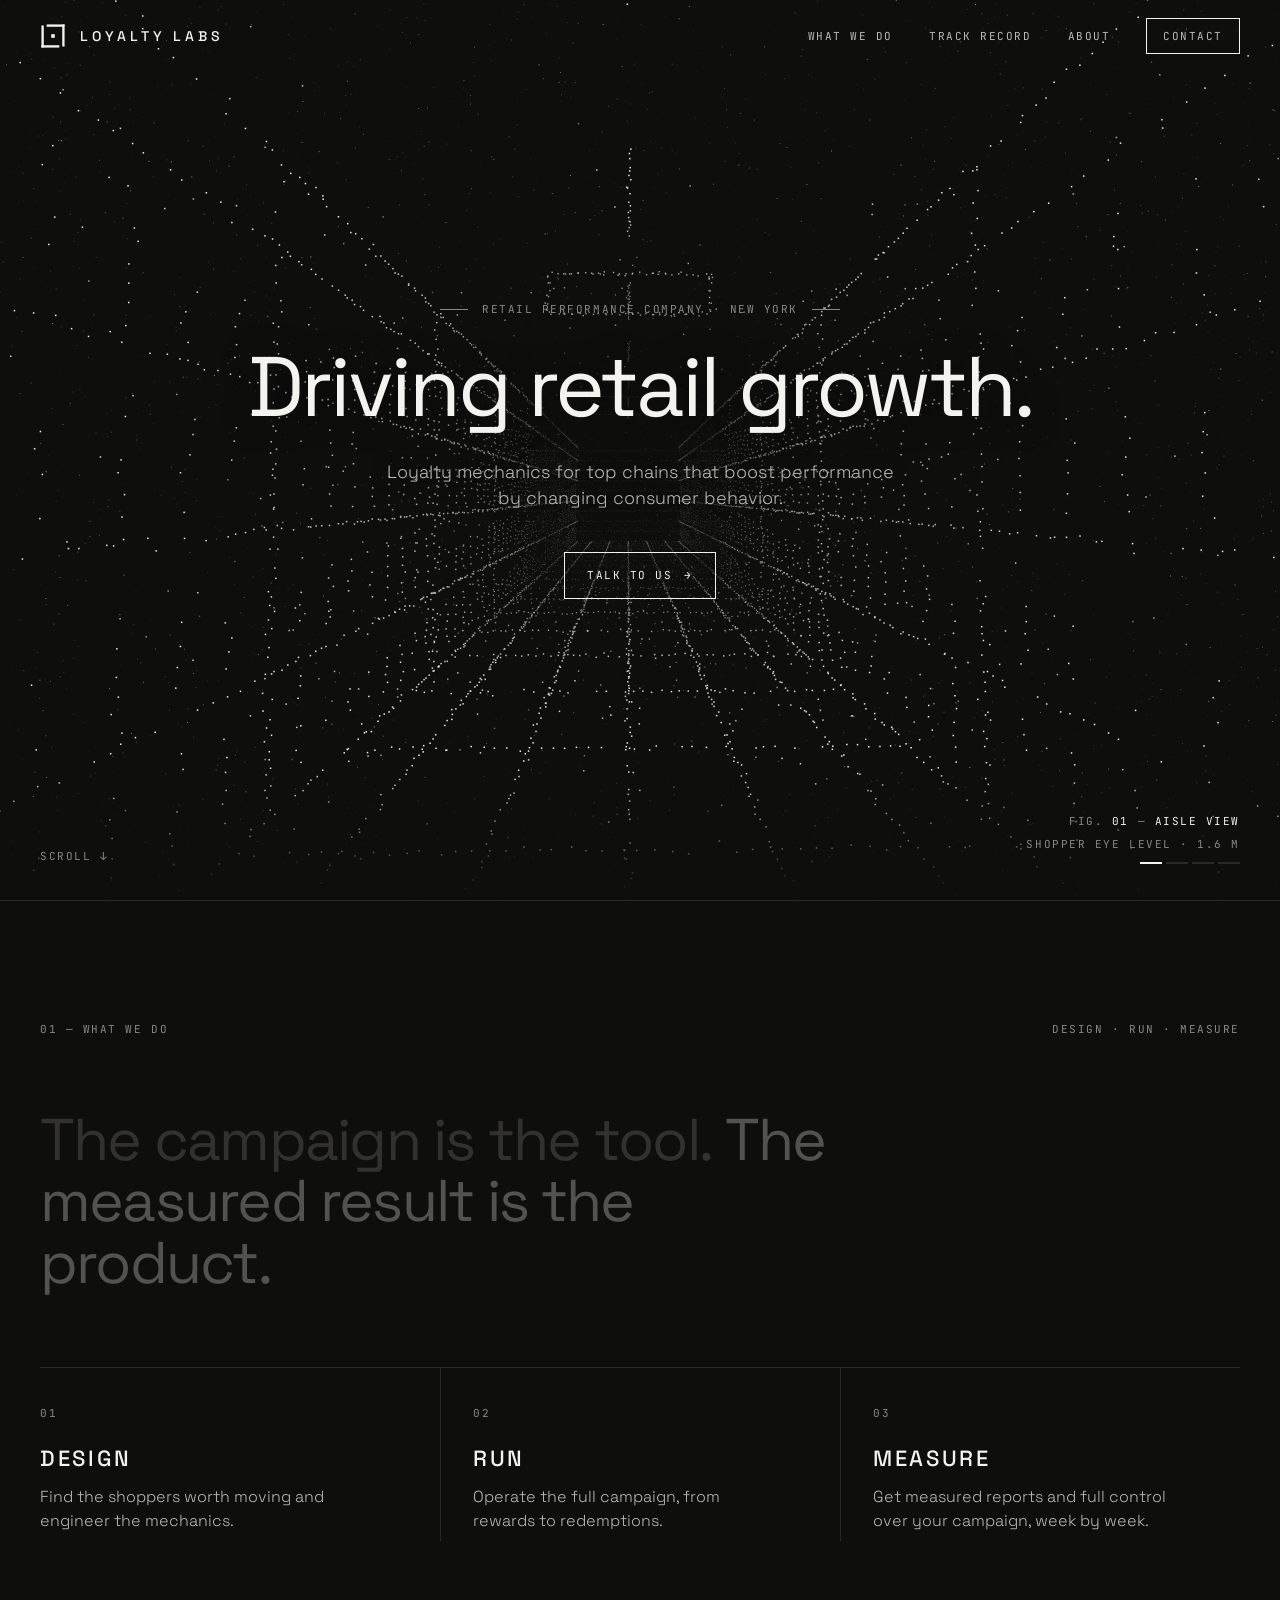
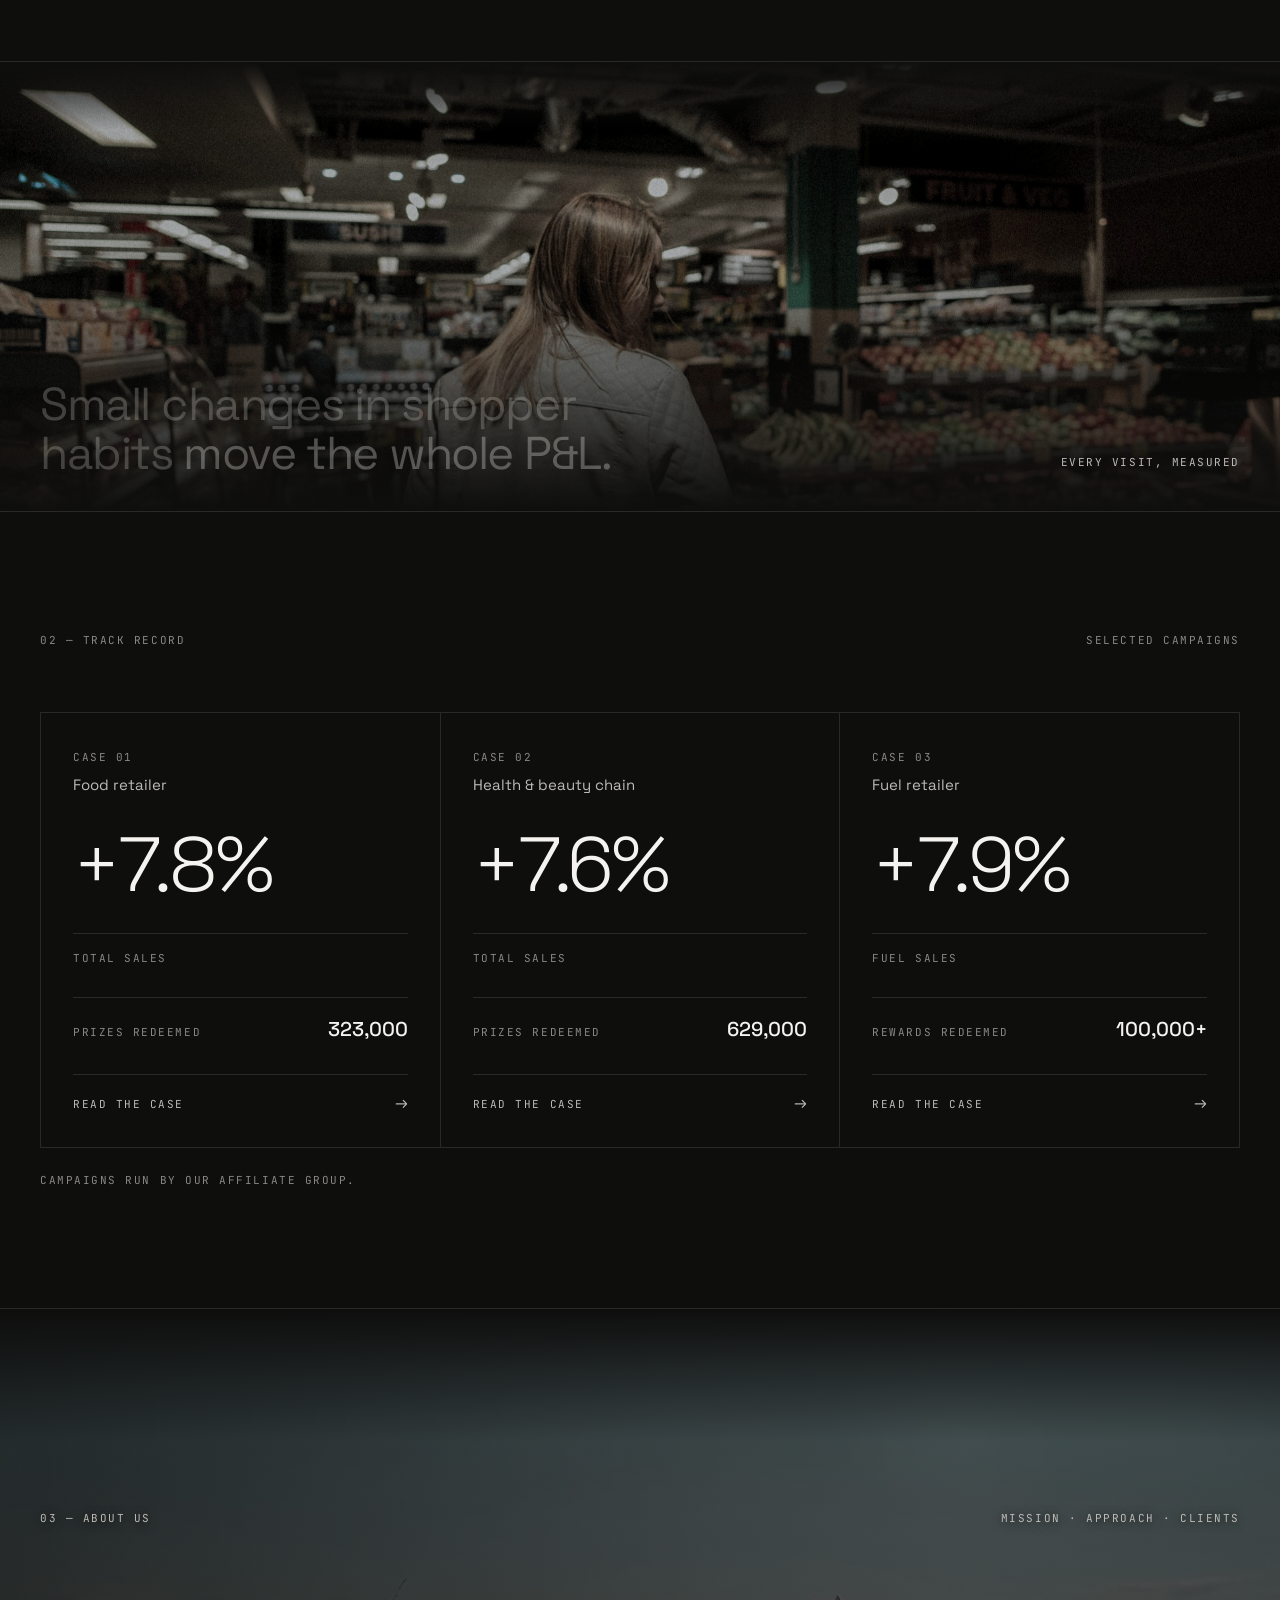
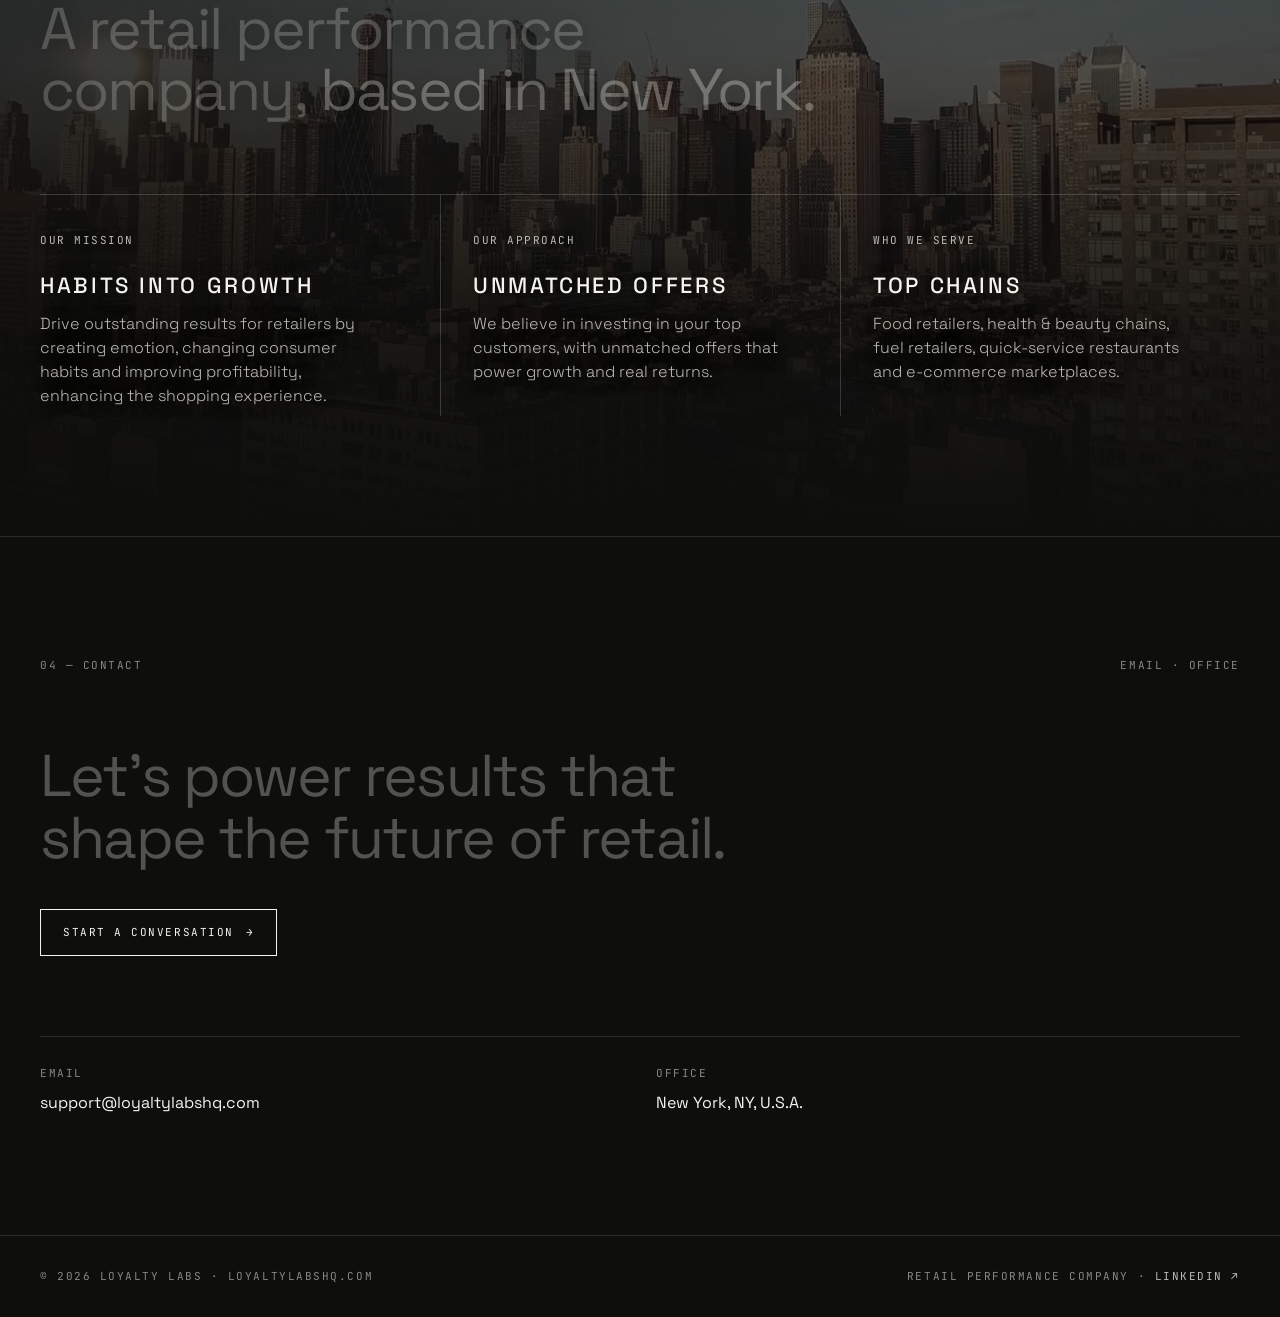
<file: index.html>
<!DOCTYPE html>
<html lang="en">
<head>
<meta charset="UTF-8">
<meta name="viewport" content="width=device-width, initial-scale=1">
<title>Loyalty Labs | Loyalty Mechanics for Top Retail Chains · New York</title>
<meta name="description" content="Loyalty Labs (loyaltylabshq.com) designs, runs and measures loyalty mechanics for top retail chains in New York and the U.S., driving growth by changing consumer behavior.">
<link rel="icon" href="data:image/svg+xml,%3Csvg xmlns='http://www.w3.org/2000/svg' viewBox='0 0 600 600'%3E%3Crect width='600' height='600' fill='%230E0E0D'/%3E%3Cg fill='%23F4F3EF'%3E%3Crect x='33' y='57' width='54' height='510'/%3E%3Crect x='33' y='513' width='413' height='54'/%3E%3Crect x='153' y='33' width='414' height='54'/%3E%3Crect x='513' y='33' width='54' height='510'/%3E%3Crect x='258' y='258' width='84' height='84'/%3E%3C/g%3E%3C/svg%3E">
<link rel="canonical" href="https://loyaltylabshq.com/">
<link rel="apple-touch-icon" href="/assets/apple-touch-icon.png">
<meta name="theme-color" content="#0e0e0d">
<meta property="og:type" content="website">
<meta property="og:site_name" content="Loyalty Labs">
<meta property="og:title" content="Loyalty Labs — Driving retail growth">
<meta property="og:description" content="Loyalty mechanics for top chains that boost performance by changing consumer behavior.">
<meta property="og:url" content="https://loyaltylabshq.com/">
<meta property="og:image" content="https://loyaltylabshq.com/assets/og-image.jpg">
<meta property="og:image:width" content="1200">
<meta property="og:image:height" content="630">
<meta name="twitter:card" content="summary_large_image">
<meta name="twitter:title" content="Loyalty Labs — Driving retail growth">
<meta name="twitter:description" content="Loyalty mechanics for top chains that boost performance by changing consumer behavior.">
<meta name="twitter:image" content="https://loyaltylabshq.com/assets/og-image.jpg">
<script type="application/ld+json">
{
  "@context": "https://schema.org",
  "@type": "Organization",
  "name": "Loyalty Labs",
  "alternateName": ["Loyalty Labs HQ", "LoyaltyLabsHQ"],
  "url": "https://loyaltylabshq.com/",
  "logo": "https://loyaltylabshq.com/assets/logo-512.png",
  "description": "Loyalty Labs (loyaltylabshq.com) designs, runs and measures loyalty mechanics for top retail chains in New York and the U.S., driving growth by changing consumer behavior.",
  "email": "support@loyaltylabshq.com",
  "address": { "@type": "PostalAddress", "addressLocality": "New York", "addressRegion": "NY", "addressCountry": "US" },
  "areaServed": "US",
  "sameAs": [
    "https://www.linkedin.com/company/loyalty-labs-hq/",
    "https://www.crunchbase.com/organization/loyalty-labs"
  ],
  "knowsAbout": ["Retail loyalty programs", "Loyalty mechanics", "Collection campaigns", "Retail performance marketing"]
}
</script>
<link rel="preconnect" href="https://fonts.googleapis.com">
<link rel="preconnect" href="https://fonts.gstatic.com" crossorigin>
<link href="https://fonts.googleapis.com/css2?family=Space+Grotesk:wght@300;400;500;600&family=JetBrains+Mono:wght@400;500&display=swap" rel="stylesheet">
<style>
  :root {
    --bg: #0e0e0d;
    --bg-2: #151514;
    --fg: #f4f3ef;
    --fg-2: #bdbbb5;
    --muted: #8a8883;
    --line: #2a2927;
    --max: 1280px;
  }
  * { box-sizing: border-box; margin: 0; padding: 0; }
  html { scroll-behavior: smooth; }
  body { background: var(--bg); color: var(--fg); font-family: "Space Grotesk", system-ui, sans-serif; -webkit-font-smoothing: antialiased; line-height: 1.5; }
  a { color: inherit; text-decoration: none; }
  .wrap { max-width: var(--max); margin: 0 auto; padding: 0 40px; }
  .mono { font-family: "JetBrains Mono", ui-monospace, monospace; font-size: 11px; letter-spacing: .14em; text-transform: uppercase; }

  /* Header */
  header { position: fixed; inset: 0 0 auto; z-index: 10; border-bottom: 1px solid transparent; transition: background .3s, border-color .3s; }
  header.solid { background: rgba(14,14,13,.85); backdrop-filter: blur(10px); border-color: var(--line); }
  nav { height: 72px; display: flex; align-items: center; justify-content: space-between; }
  .brand { display: flex; align-items: center; gap: 14px; font-weight: 500; letter-spacing: .28em; font-size: 14px; }
  .brand svg { width: 26px; height: 26px; }
  .nav-links { display: flex; gap: 36px; align-items: center; }
  .nav-links a { color: var(--fg-2); transition: color .2s; }
  .nav-links a:hover { color: var(--fg); }
  .menu-btn { display: none; width: 40px; height: 36px; background: none; border: 1px solid var(--line); cursor: pointer; position: relative; }
  .menu-btn i { position: absolute; left: 11px; right: 11px; height: 1.5px; background: var(--fg); transition: transform .25s, top .25s; }
  .menu-btn i:first-child { top: 13px; } .menu-btn i:last-child { top: 21px; }
  header.open .menu-btn i:first-child { top: 17px; transform: rotate(45deg); }
  header.open .menu-btn i:last-child { top: 17px; transform: rotate(-45deg); }
  header.open { background: var(--bg); border-color: var(--line); }
  .mobile-menu { border-top: 1px solid var(--line); padding: 8px 20px 28px; }
  .mobile-menu a { display: block; padding: 16px 0; border-bottom: 1px solid var(--line); font-size: 24px; letter-spacing: -.02em; }
  .mobile-menu a:last-child { border-bottom: 0; }
  .btn { display: inline-flex; align-items: center; gap: 12px; border: 1px solid var(--fg); padding: 14px 22px; transition: background .2s, color .2s; }
  .btn:hover { background: var(--fg); color: var(--bg); }
  .btn.small { padding: 9px 16px; }
  .btn .arr { transition: transform .2s; }
  .btn:hover .arr { transform: translateX(4px); }

  /* Hero */
  .hero { position: relative; height: 100vh; min-height: 640px; overflow: hidden; }
  #field { position: absolute; inset: 0; width: 100%; height: 100%; display: block; }
  .hero::after { content: ""; position: absolute; inset: 0; pointer-events: none;
    background: radial-gradient(ellipse 42% 34% at 50% 50%, rgba(14,14,13,.55) 0%, rgba(14,14,13,.25) 55%, rgba(14,14,13,0) 100%),
                linear-gradient(0deg, var(--bg) 0%, rgba(14,14,13,0) 16%); }
  .hero-content { position: relative; z-index: 2; height: 100%; display: flex; flex-direction: column; justify-content: center; align-items: center; text-align: center; pointer-events: none; }
  .hero-content a { pointer-events: auto; }
  .hero h1 { font-weight: 400; font-size: clamp(44px, 6.6vw, 96px); line-height: .98; letter-spacing: -.035em; max-width: 13em; text-shadow: 0 2px 30px rgba(14,14,13,.8); }
  .hero p { color: var(--fg-2); font-size: clamp(16px, 1.4vw, 19px); max-width: 520px; margin: 30px auto 40px; font-weight: 300; text-shadow: 0 1px 16px rgba(14,14,13,.9); }
  .hero .kicker { color: var(--muted); margin-bottom: 28px; display: flex; gap: 14px; align-items: center; }
  .hero .kicker::before, .hero .kicker::after { content: ""; width: 28px; height: 1px; background: var(--muted); }
  .readout { position: absolute; z-index: 2; right: 40px; bottom: 36px; text-align: right; color: var(--muted); display: grid; gap: 6px; }
  .readout b { color: var(--fg); font-weight: 400; }
  .readout .bar { display: flex; gap: 4px; justify-content: flex-end; margin-top: 4px; }
  .readout .bar i { width: 22px; height: 2px; background: var(--line); transition: background .4s; }
  .readout .bar i.on { background: var(--fg); }
  .scroll-cue { position: absolute; z-index: 2; left: 40px; bottom: 36px; color: var(--muted); }

  /* Sections */
  section { border-top: 1px solid var(--line); padding: 120px 0; }
  .sec-label { display: flex; justify-content: space-between; color: var(--muted); margin-bottom: 64px; }
  .statement { font-size: clamp(34px, 4.6vw, 64px); font-weight: 400; letter-spacing: -.03em; line-height: 1.05; max-width: 14em; }
  .statement { color: var(--muted); }
  .statement .hl, .photo .cap h2 .hl { color: var(--fg); }
  #about .statement { color: var(--fg-2); }

  .grid3 { display: grid; grid-template-columns: repeat(3, 1fr); margin-top: 80px; border-top: 1px solid var(--line); }
  .cell { padding: 32px 32px 8px 0; }
  .cell + .cell { border-left: 1px solid var(--line); padding-left: 32px; }
  .cell .mono { color: var(--muted); }
  .cell h3 { font-weight: 500; font-size: 22px; letter-spacing: .12em; margin: 18px 0 10px; }
  .cell p { color: var(--fg-2); font-weight: 300; max-width: 300px; }

  /* Full-bleed photo band */
  .photo { position: relative; height: 50vh; min-height: 320px; max-height: 520px; overflow: hidden; border-top: 1px solid var(--line); }
  .photo img { position: absolute; left: 0; top: -12%; width: 100%; height: 124%; object-fit: cover; object-position: 50% 45%;
    filter: grayscale(.45) contrast(1.05) brightness(.78); will-change: transform; }
  .photo::after { content: ""; position: absolute; inset: 0; pointer-events: none;
    background: linear-gradient(180deg, var(--bg) 0%, rgba(14,14,13,0) 15%, rgba(14,14,13,0) 45%, rgba(14,14,13,.85) 92%, var(--bg) 100%); }
  .photo .cap { position: absolute; z-index: 1; left: 0; right: 0; bottom: 40px; }
  .photo .cap .wrap { display: flex; justify-content: space-between; align-items: flex-end; gap: 30px; flex-wrap: wrap; }
  .photo .cap h2 { font-weight: 400; font-size: clamp(28px, 3.6vw, 48px); letter-spacing: -.03em; line-height: 1.05; max-width: 13em; }
  .photo .cap h2 { color: var(--fg-2); }
  .photo .cap .mono { color: var(--fg-2); }

  /* About: full-bleed background video */
  #about { position: relative; overflow: hidden; min-height: 92vh; display: flex; align-items: flex-end; }
  #about > .wrap { position: relative; z-index: 2; width: 100%; }
  .about-video { position: absolute; inset: 0; z-index: 0; background: #000 url('assets/video/poster.jpg') center / cover no-repeat; }
  .about-video video { width: 100%; height: 100%; object-fit: cover; display: block; opacity: 0; transition: opacity 1.2s ease; }
  .about-video video.on { opacity: 1; }
  .about-video::after { content: ""; position: absolute; inset: 0;
    background: linear-gradient(90deg, rgba(14,14,13,.55) 0%, rgba(14,14,13,.2) 75%),
                linear-gradient(180deg, var(--bg) 0%, rgba(14,14,13,.45) 16%, rgba(14,14,13,.55) 45%, rgba(14,14,13,.9) 78%, var(--bg) 100%); }
  #about .statement, #about .cell p, #about .cell h3 { text-shadow: 0 1px 18px rgba(14,14,13,.7); }
  #about .sec-label, #about .cell .mono { color: var(--fg-2); text-shadow: 0 1px 10px rgba(14,14,13,.8); }
  #about .cell p { max-width: 320px; }
  #about .grid3 { border-top-color: rgba(244,243,239,.18); }
  #about .cell + .cell { border-left-color: rgba(244,243,239,.18); }

  .cases { display: grid; grid-template-columns: repeat(3, 1fr); gap: 1px; background: var(--line); border: 1px solid var(--line); }
  .case { background: var(--bg); padding: 36px 32px 32px; display: grid; gap: 30px; }
  .case .mono { color: var(--muted); }
  .case .where { color: var(--fg-2); font-size: 15px; margin-top: 8px; }
  .case .n { font-size: clamp(54px, 6vw, 84px); font-weight: 300; letter-spacing: -.04em; line-height: 1; }
  .case .row { display: flex; justify-content: space-between; align-items: baseline; border-top: 1px solid var(--line); padding-top: 16px; }
  .case .row b { font-weight: 500; font-size: 20px; }
  .note { color: var(--muted); margin-top: 24px; }
  a.case { transition: background .25s; }
  a.case:hover { background: #151514; }
  .case .row.more { color: var(--fg-2); }
  .case .row.more .mono { color: var(--fg-2); }
  .case .row.more .arr { transition: transform .2s; }
  a.case:hover .row.more .arr { transform: translateX(4px); }

  .contact { text-align: left; }
  .contact .statement { max-width: 12em; margin-bottom: 48px; }
  .contact-grid { display: grid; grid-template-columns: repeat(2, 1fr); gap: 32px; margin-top: 80px; border-top: 1px solid var(--line); padding-top: 28px; }
  .contact-grid .mono { color: var(--muted); display: block; margin-bottom: 10px; }
  .contact-grid a:hover { color: var(--fg-2); }

  footer { border-top: 1px solid var(--line); padding: 32px 0; color: var(--muted); }
  footer a { color: var(--fg-2); transition: color .2s; } footer a:hover { color: var(--fg); }
  footer .wrap { display: flex; justify-content: space-between; gap: 20px; flex-wrap: wrap; }

  /* Word-by-word text animation: hero headline rises in on load; section statements light up as you scroll */
  .w { display: inline-block; will-change: opacity, transform; }
  .intro .w { animation: rise .8s cubic-bezier(.2,.7,.2,1) both; animation-delay: calc(var(--i) * 70ms + 100ms); }
  .hero .kicker, .hero p, .hero-content > div:last-child { animation: fadeUp 1s ease both; }
  .hero .kicker { animation-delay: .05s; } .hero p { animation-delay: .55s; } .hero-content > div:last-child { animation-delay: .7s; }
  @keyframes rise { from { opacity: 0; transform: translateY(.45em); filter: blur(4px); } }
  @keyframes fadeUp { from { opacity: 0; transform: translateY(12px); } }
  .scrub .w { opacity: .3; transform: translateY(.12em); }

  .reveal { opacity: 0; transform: translateY(20px); transition: opacity .9s ease, transform .9s ease; }
  .reveal.in { opacity: 1; transform: none; }

  @media (max-width: 900px) {
    .wrap { padding: 0 20px; }
    .nav-links a:not(.btn) { display: none; }
    .nav-links { gap: 10px; }
    .menu-btn { display: block; }
    .hero::after { background: radial-gradient(ellipse 80% 40% at 50% 50%, rgba(14,14,13,.75) 0%, rgba(14,14,13,0) 100%), linear-gradient(0deg, var(--bg) 0%, rgba(14,14,13,0) 16%); }
    .hero .kicker::before, .hero .kicker::after { display: none; }
    .readout { right: 20px; bottom: 24px; }
    .scroll-cue { display: none; }
    section { padding: 80px 0; }
    .grid3, .cases, .contact-grid { grid-template-columns: 1fr; }
    .cell, .cell + .cell { border-left: 0; padding: 28px 0; border-bottom: 1px solid var(--line); }
  }
  @media (prefers-reduced-motion: reduce) {
    .reveal, .scrub .w { opacity: 1; transform: none; transition: none; }
    .intro .w, .hero .kicker, .hero p, .hero-content > div:last-child { animation: none; }
  }
</style>
</head>
<body>

<header id="hdr">
  <nav class="wrap">
    <a href="#" class="brand" aria-label="Loyalty Labs home">
      <svg viewBox="0 0 600 600" aria-hidden="true"><g fill="#F4F3EF"><rect x="33" y="57" width="54" height="510"/><rect x="33" y="513" width="413" height="54"/><rect x="153" y="33" width="414" height="54"/><rect x="513" y="33" width="54" height="510"/><rect x="258" y="258" width="84" height="84"/></g></svg>
      LOYALTY LABS
    </a>
    <div class="nav-links mono">
      <a href="#what">What we do</a>
      <a href="#results">Track record</a>
      <a href="#about">About</a>
      <a href="#contact" class="btn small">Contact</a>
      <button class="menu-btn" id="menuBtn" aria-label="Open menu" aria-expanded="false" aria-controls="mobileMenu"><i></i><i></i></button>
    </div>
  </nav>
  <div class="mobile-menu" id="mobileMenu" hidden>
    <a href="#what">What we do</a>
    <a href="#results">Track record</a>
    <a href="#about">About</a>
    <a href="#contact">Contact</a>
  </div>
</header>

<main>
  <div class="hero">
    <canvas id="field" aria-hidden="true"></canvas>
    <div class="wrap hero-content">
      <div class="mono kicker">Retail performance company · New York</div>
      <h1 class="intro">Driving retail growth.</h1>
      <p>Loyalty mechanics for top chains that boost performance by changing consumer behavior.</p>
      <div><a href="#contact" class="btn mono">Talk to us <span class="arr">→</span></a></div>
    </div>
    <div class="readout mono" aria-hidden="true">
      <div>FIG. <b id="figNum">01</b> — <b id="figName">Aisle view</b></div>
      <div id="figMeta">Shopper eye level · 1.6 m</div>
      <div class="bar"><i class="on"></i><i></i><i></i><i></i></div>
    </div>
    <div class="scroll-cue mono">Scroll ↓</div>
  </div>

  <section id="what">
    <div class="wrap">
      <div class="sec-label mono reveal"><span>01 — What we do</span><span>Design · Run · Measure</span></div>
      <h2 class="statement scrub">The campaign is the tool. <span class="hl">The measured result is the product.</span></h2>
      <div class="grid3 reveal">
        <div class="cell"><span class="mono">01</span><h3>DESIGN</h3><p>Find the shoppers worth moving and engineer the mechanics.</p></div>
        <div class="cell"><span class="mono">02</span><h3>RUN</h3><p>Operate the full campaign, from rewards to redemptions.</p></div>
        <div class="cell"><span class="mono">03</span><h3>MEASURE</h3><p>Get measured reports and full control over your campaign, week by week.</p></div>
      </div>
    </div>
  </section>

  <div class="photo" aria-label="A shopper walking through a supermarket aisle">
    <picture>
      <source media="(max-width: 900px)" srcset="assets/aisle-1200.jpg">
      <img src="assets/aisle-2400.jpg" alt="A shopper walking through a supermarket aisle" loading="lazy" id="photoImg">
    </picture>
    <div class="cap">
      <div class="wrap">
        <h2 class="scrub">Small changes in shopper habits <span class="hl">move the whole P&amp;L.</span></h2>
        <div class="mono reveal">Every visit, measured</div>
      </div>
    </div>
  </div>

  <section id="results">
    <div class="wrap">
      <div class="sec-label mono reveal"><span>02 — Track record</span><span>Selected campaigns</span></div>
      <div class="cases reveal">
        <a class="case" href="/cases/food-retailer/">
          <div><div class="mono">Case 01</div><div class="where">Food retailer</div></div>
          <div class="n" data-count="8.1">+8.1%</div>
          <div class="row"><span class="mono">Total sales</span></div>
          <div class="row"><span class="mono">Prizes redeemed</span><b>323,000</b></div>
          <div class="row more"><span class="mono">Read the case</span><span class="arr">→</span></div>
        </a>
        <a class="case" href="/cases/health-beauty/">
          <div><div class="mono">Case 02</div><div class="where">Health &amp; beauty chain</div></div>
          <div class="n" data-count="7.9">+7.9%</div>
          <div class="row"><span class="mono">Total sales</span></div>
          <div class="row"><span class="mono">Prizes redeemed</span><b>629,000</b></div>
          <div class="row more"><span class="mono">Read the case</span><span class="arr">→</span></div>
        </a>
        <a class="case" href="/cases/fuel-retailer/">
          <div><div class="mono">Case 03</div><div class="where">Fuel retailer</div></div>
          <div class="n" data-count="8.2">+8.2%</div>
          <div class="row"><span class="mono">Fuel sales</span></div>
          <div class="row"><span class="mono">Rewards redeemed</span><b>100,000+</b></div>
          <div class="row more"><span class="mono">Read the case</span><span class="arr">→</span></div>
        </a>
      </div>
      <p class="mono note reveal">Campaigns run by our affiliate group.</p>
    </div>
  </section>

  <section id="about">
    <div class="about-video" aria-hidden="true">
      <video id="aboutVideo" muted loop playsinline preload="none" poster="assets/video/poster.jpg"
        data-src-hd="assets/video/loop-1080.mp4" data-src-sd="assets/video/loop-720.mp4"></video>
    </div>
    <div class="wrap">
      <div class="sec-label mono reveal"><span>03 — About us</span><span>Mission · Approach · Clients</span></div>
      <h2 class="statement scrub">A retail performance company, <span class="hl">based in New York.</span></h2>
      <div class="grid3 reveal">
        <div class="cell"><span class="mono">Our mission</span><h3>HABITS INTO GROWTH</h3><p>Drive outstanding results for retailers by creating emotion, changing consumer habits and improving profitability, enhancing the shopping experience.</p></div>
        <div class="cell"><span class="mono">Our approach</span><h3>UNMATCHED OFFERS</h3><p>We believe in investing in your top customers, with unmatched offers that power growth and real returns.</p></div>
        <div class="cell"><span class="mono">Who we serve</span><h3>TOP CHAINS</h3><p>Food retailers, health &amp; beauty chains, fuel retailers, quick-service restaurants and e-commerce marketplaces.</p></div>
      </div>
    </div>
  </section>

  <section id="contact" class="contact">
    <div class="wrap">
      <div class="sec-label mono reveal"><span>04 — Contact</span><span>Email · Office</span></div>
      <h2 class="statement scrub"><span class="hl">Let’s power results that shape the future of retail.</span></h2>
      <a href="mailto:support@loyaltylabshq.com" class="btn mono reveal">Start a conversation <span class="arr">→</span></a>
      <div class="contact-grid reveal">
        <div><span class="mono">Email</span><a href="mailto:support@loyaltylabshq.com">support@loyaltylabshq.com</a></div>
        <div><span class="mono">Office</span>New York, NY, U.S.A.</div>
      </div>
    </div>
  </section>
</main>

<footer>
  <div class="wrap mono"><span>© 2026 Loyalty Labs · loyaltylabshq.com</span><span>Retail performance company · <a href="https://www.linkedin.com/company/loyalty-labs-hq/" target="_blank" rel="noopener">LinkedIn ↗</a></span></div>
</footer>

<script>
(() => {
  /* ---------- Dot field: wave → store layout → cart ---------- */
  const canvas = document.getElementById('field');
  const ctx = canvas.getContext('2d');
  const reduce = matchMedia('(prefers-reduced-motion: reduce)').matches;
  const small = innerWidth < 900;
  const GX = small ? 100 : 140, GZ = small ? 60 : 84, N = GX * GZ;
  const rand = (() => { let s = 7; return () => (s = (s * 16807) % 2147483647) / 2147483647; })();

  // Distribute n points along 3D segments, proportional to length
  function sampleSegments(segs, n) {
    const lens = segs.map(([a, b]) => Math.hypot(b[0]-a[0], b[1]-a[1], b[2]-a[2]));
    const total = lens.reduce((x, y) => x + y, 0);
    const out = new Float32Array(n * 3);
    let k = 0;
    segs.forEach(([a, b], i) => {
      const c = i === segs.length - 1 ? n - k : Math.round(n * lens[i] / total);
      for (let j = 0; j < c && k < n; j++, k++) {
        const t = (j + 0.5) / c;
        out[k*3] = a[0] + (b[0]-a[0])*t; out[k*3+1] = a[1] + (b[1]-a[1])*t; out[k*3+2] = a[2] + (b[2]-a[2])*t;
      }
    });
    for (; k < n; k++) { const s = segs[k % segs.length][0]; out.set(s, k*3); }
    return shuffle(out, n);
  }
  function shuffle(arr, n) {
    for (let i = n - 1; i > 0; i--) {
      const j = Math.floor(rand() * (i + 1));
      for (let d = 0; d < 3; d++) { const t = arr[i*3+d]; arr[i*3+d] = arr[j*3+d]; arr[j*3+d] = t; }
    }
    return arr;
  }
  const box = (x0, x1, y0, y1, z0, z1, levels = [y0, y1]) => {
    const s = [];
    levels.forEach(y => s.push(
      [[x0,y,z0],[x1,y,z0]], [[x1,y,z0],[x1,y,z1]], [[x1,y,z1],[x0,y,z1]], [[x0,y,z1],[x0,y,z0]]));
    [[x0,z0],[x1,z0],[x1,z1],[x0,z1]].forEach(([x,z]) => s.push([[x,y0,z],[x,y1,z]]));
    return s;
  };

  // Shape 2: supermarket floor plan in 3D (aisles, perimeter shelving, checkouts)
  function storeShape() {
    const segs = [], H = 0.32, sh = [0, 0.11, 0.22, H];
    for (let i = 0; i < 6; i++) {               // aisles
      const x = -0.95 + i * 0.38;
      segs.push(...box(x - 0.06, x + 0.06, 0, H, -0.55, 0.65, sh));
    }
    segs.push(...box(-1.35, 1.35, 0, 0.4, 0.9, 1.0, [0, 0.13, 0.26, 0.4]));   // back wall
    segs.push(...box(-1.35, -1.25, 0, 0.4, -0.6, 0.9, [0, 0.2, 0.4]));       // left wall
    segs.push(...box(1.25, 1.35, 0, 0.4, -0.6, 0.9, [0, 0.2, 0.4]));         // right wall
    for (let i = 0; i < 5; i++) {               // checkouts
      const x = -0.9 + i * 0.36;
      segs.push(...box(x, x + 0.18, 0, 0.12, -1.0, -0.82));
    }
    const nLines = Math.floor(N * 0.78);
    const lines = sampleSegments(segs, nLines);
    const out = new Float32Array(N * 3);
    out.set(lines);
    for (let k = nLines; k < N; k++) {          // floor grid
      const gx = Math.floor(rand() * 54), gz = Math.floor(rand() * 44);
      out[k*3] = -1.35 + gx * 0.05; out[k*3+1] = 0; out[k*3+2] = -1.15 + gz * 0.05;
    }
    for (let k = 0; k < N; k++) out[k*3+1] -= 0.15;
    return out;
  }

  // Shape 3: shopping cart wireframe
  function cartShape() {
    const segs = [];
    const top = { y: 0.62, x0: -0.62, x1: 0.62, z: 0.36 };
    const bot = { y: 0.18, x0: -0.48, x1: 0.5, z: 0.28 };
    const lerp = (a, b, t) => a + (b - a) * t;
    const ring = (t) => {
      const y = lerp(bot.y, top.y, t), x0 = lerp(bot.x0, top.x0, t), x1 = lerp(bot.x1, top.x1, t), z = lerp(bot.z, top.z, t);
      return [[[x0,y,-z],[x1,y,-z]], [[x1,y,-z],[x1,y,z]], [[x1,y,z],[x0,y,z]], [[x0,y,z],[x0,y,-z]]];
    };
    for (let i = 0; i <= 5; i++) segs.push(...ring(i / 5));
    for (let i = 0; i <= 12; i++) {              // side ribs
      const t = i / 12;
      [-1, 1].forEach(s => segs.push([[lerp(bot.x0, bot.x1, t), bot.y, s*bot.z], [lerp(top.x0, top.x1, t), top.y, s*top.z]]));
    }
    for (let i = 0; i <= 6; i++) {              // front/back ribs
      const t = i / 6;
      segs.push([[bot.x1, bot.y, lerp(-bot.z, bot.z, t)], [top.x1, top.y, lerp(-top.z, top.z, t)]]);
      segs.push([[bot.x0, bot.y, lerp(-bot.z, bot.z, t)], [top.x0, top.y, lerp(-top.z, top.z, t)]]);
    }
    for (let i = 0; i <= 8; i++) {              // basket floor
      const x = lerp(bot.x0, bot.x1, i / 8);
      segs.push([[x, bot.y, -bot.z], [x, bot.y, bot.z]]);
    }
    [-1, 1].forEach(s => {                      // handle + frame + wheels
      segs.push([[top.x0, top.y, s*top.z], [-0.84, 0.82, s*0.34]]);
      segs.push([[-0.5, 0.16, s*0.28], [-0.52, -0.28, s*0.3]]);
      segs.push([[0.48, 0.16, s*0.28], [0.5, -0.28, s*0.3]]);
      segs.push([[-0.52, -0.28, s*0.3], [0.5, -0.28, s*0.3]]);
      segs.push([[-0.5, -0.06, s*0.29], [0.49, -0.06, s*0.29]]);
      [-0.48, 0.46].forEach(cx => {
        for (let a = 0; a < 12; a++) {
          const a0 = a / 12 * Math.PI * 2, a1 = (a + 1) / 12 * Math.PI * 2, r = 0.065, cy = -0.36;
          segs.push([[cx + Math.cos(a0)*r, cy + Math.sin(a0)*r, s*0.3], [cx + Math.cos(a1)*r, cy + Math.sin(a1)*r, s*0.3]]);
        }
      });
    });
    segs.push([[-0.84, 0.82, -0.34], [-0.84, 0.82, 0.34]]);
    segs.push([[-0.84, 0.82, -0.34], [-0.84, 0.82, 0.34]]);
    for (let i = 0; i <= 6; i++) {              // lower tray
      const x = lerp(-0.5, 0.49, i / 6);
      segs.push([[x, -0.06, -0.29], [x, -0.06, 0.29]]);
    }
    return sampleSegments(segs, N);
  }

  // Shape 3: inside a supermarket, shopper's eye view down an aisle
  function aisleShape() {
    const segs = [], L = 7.5, X = 0.55, floor = -0.5, levels = [-0.5, -0.28, -0.06, 0.16, 0.38];
    [-1, 1].forEach(s => {
      levels.forEach(y => segs.push([[s*X, y, 0], [s*X, y, L]]));                 // shelf edges
      segs.push([[s*X, 0.52, 0], [s*X, 0.52, L]]);                                 // shelf tops
      for (let z = 0; z <= L; z += 0.9) segs.push([[s*X, floor, z], [s*X, 0.52, z]]); // uprights
      levels.slice(0, -1).forEach(y => {                                           // products
        for (let z = 0.05; z < L; z += 0.11) {
          const hgt = 0.08 + ((z * 37 + y * 11) % 1) * 0.1;
          segs.push([[s*(X+0.02), y + 0.02, z], [s*(X+0.02), y + 0.02 + hgt, z]]);
        }
      });
    });
    for (let x = -0.4; x <= 0.41; x += 0.2) segs.push([[x, floor, 0], [x, floor, L]]);    // floor tiles
    for (let z = 0; z <= L; z += 0.4) segs.push([[-X, floor, z], [X, floor, z]]);
    for (let z = 0.4; z < L; z += 1.1) segs.push([[0, 0.85, z], [0, 0.85, z + 0.6]]);      // ceiling lights
    [2.2, 5.2].forEach(z => segs.push(...box(-0.28, 0.28, 0.62, 0.76, z, z + 0.01)));      // aisle signs
    for (let y = floor; y <= 0.52; y += 0.11) segs.push([[-1.2, y, L], [1.2, y, L]]);      // back wall
    return sampleSegments(segs, N);
  }

  // Shape 1: wave surface, animated (as on the deck's cover)
  const wave = new Float32Array(N * 3);
  function updateWave(t) {
    for (let i = 0; i < GX; i++) for (let j = 0; j < GZ; j++) {
      const k = (i * GZ + j) * 3, x = -3.4 + i / (GX - 1) * 6.8, z = -2.6 + j / (GZ - 1) * 6.2;
      wave[k] = x; wave[k+2] = z;
      wave[k+1] = -0.25 + 0.3 * Math.sin(x * 1.3 + t * 0.6) * Math.cos(z * 1.3 - t * 0.4)
                + 0.12 * Math.sin(x * 2.4 - z * 1.8 + t * 0.9);
    }
    return wave;
  }

  const still = s => () => s;
  const shapes = [
    { name: 'Aisle view',     meta: 'Shopper eye level · 1.6 m',    get: still(aisleShape()),    cam: { yaw: 0,     pitch: 0.04, dist: 0.2, yawAmp: 0.07 } },
    { name: 'Store layout',   meta: '6 aisles · 5 lanes · 1 floor', get: still(storeShape()),    cam: { yaw: -0.35, pitch: 0.5, dist: 2.7, yawAmp: 0.45 } },
    { name: 'Basket',         meta: 'Every redemption, counted',    get: still(cartShape()),     cam: { yaw: -0.35, pitch: 0.2, dist: 2.5, yawAmp: 0.6 } },
    { name: 'Shopper signal', meta: `${N.toLocaleString('en-US')} data points`,            get: updateWave,             cam: { yaw: -0.2, pitch: 0.82, dist: 2.3, yawAmp: 0.12 } },
  ];
  const delay = new Float32Array(N).map(() => rand() * 0.45);
  // Diffusion: most dots hold the figure tightly, the rest drift loosely around it and fade into the background
  const scat = new Float32Array(N), ph1 = new Float32Array(N), ph2 = new Float32Array(N);
  for (let i = 0; i < N; i++) {
    scat[i] = rand() < 0.8 ? rand() * 0.008 : 0.03 + Math.pow(rand(), 2.2) * 0.5;
    ph1[i] = rand() * 6.28; ph2[i] = rand() * 6.28;
  }
  const HOLD = 4, MORPH = 2.8;

  // Ambient layer: drifting dots that cover the whole hero and never join a shape
  let amb = { n: 0 };
  function buildAmbient() {
    const n = Math.min(4200, Math.round(w * h / 480));
    amb = { n, x: new Float32Array(n), y: new Float32Array(n), ph: new Float32Array(n), a: new Float32Array(n) };
    for (let i = 0; i < n; i++) { amb.x[i] = Math.random() * w; amb.y[i] = Math.random() * h; amb.ph[i] = Math.random() * 6.28; amb.a[i] = 0.1 + Math.pow(Math.random(), 1.6) * 0.5; }
    ambOff = new Float32Array(n * 2);
  }

  // Pointer: dots are pushed away from the cursor and ease back
  const mouse = { x: -1e4, y: -1e4 };
  const R = 130;
  const shapeOff = new Float32Array(N * 2);
  let ambOff = new Float32Array(0);
  const setPointer = e => { const r = canvas.getBoundingClientRect(); mouse.x = e.clientX - r.left; mouse.y = e.clientY - r.top; };
  addEventListener('pointermove', setPointer, { passive: true });
  addEventListener('pointerdown', setPointer, { passive: true });
  document.addEventListener('pointerleave', () => { mouse.x = mouse.y = -1e4; });
  addEventListener('blur', () => { mouse.x = mouse.y = -1e4; });

  // Returns brightness boost; updates the dot's eased offset in off[j], off[j+1]
  function repel(off, j, px, py) {
    const dx = px - mouse.x, dy = py - mouse.y, d2 = dx*dx + dy*dy;
    let tx = 0, ty = 0, boost = 0;
    if (d2 < R * R) {
      const d = Math.sqrt(d2) || 1, f = Math.pow(1 - d / R, 2);
      tx = dx / d * f * 46; ty = dy / d * f * 46; boost = f;
    }
    off[j] += (tx - off[j]) * 0.14; off[j+1] += (ty - off[j+1]) * 0.14;
    return boost;
  }

  let w, h, dpr;
  function resize() {
    dpr = Math.min(devicePixelRatio || 1, 2);
    w = canvas.clientWidth; h = canvas.clientHeight;
    canvas.width = w * dpr; canvas.height = h * dpr;
    ctx.setTransform(dpr, 0, 0, dpr, 0, 0);
    buildAmbient();
  }
  addEventListener('resize', resize); resize();

  const ease = t => t < 0.5 ? 4*t*t*t : 1 - Math.pow(-2*t + 2, 3) / 2;
  const figNum = document.getElementById('figNum'), figName = document.getElementById('figName'),
        figMeta = document.getElementById('figMeta'), bars = document.querySelectorAll('.readout .bar i');
  let shown = -1;

  // Run the hero animation only while it is on screen; paused time is skipped
  // so the figure picks up where it left off
  let heroOn = true, ticking = false, pausedAt = 0, pausedFor = 0;
  function frame(now) {
    const t = reduce ? 0 : (now - pausedFor) / 1000;
    const cycle = HOLD + MORPH, total = cycle * shapes.length;
    const tc = t % total, idx = Math.floor(tc / cycle), local = tc - idx * cycle;
    const a = shapes[idx], b = shapes[(idx + 1) % shapes.length];
    const m = local < HOLD ? 0 : (local - HOLD) / MORPH;
    const label = m > 0.5 ? (idx + 1) % shapes.length : idx;
    if (label !== shown) {
      shown = label;
      figNum.textContent = String(label + 1).padStart(2, '0');
      figName.textContent = shapes[label].name;
      figMeta.textContent = shapes[label].meta;
      bars.forEach((el, i) => el.classList.toggle('on', i === label));
    }

    ctx.clearRect(0, 0, w, h);
    ctx.fillStyle = '#f4f3ef';

    // Ambient drift
    for (let i = 0; i < amb.n; i++) {
      let x = amb.x[i], y = amb.y[i];
      x += 0.12 + Math.sin(y * 0.006 + t * 0.25 + amb.ph[i]) * 0.18;
      y += Math.cos(x * 0.005 + t * 0.2) * 0.14;
      if (x > w + 5) x = -5; if (x < -5) x = w + 5; if (y > h + 5) y = -5; if (y < -5) y = h + 5;
      amb.x[i] = x; amb.y[i] = y;
      const boost = repel(ambOff, i*2, x, y);
      ctx.globalAlpha = Math.min(amb.a[i] * (0.75 + 0.25 * Math.sin(t * 1.3 + amb.ph[i])) + boost * 0.6, 1);
      const r = 1 + boost;
      ctx.fillRect(x + ambOff[i*2] - r/2, y + ambOff[i*2+1] - r/2, r, r);
    }

    // Shape layer
    const pa = a.get(t), pb = m > 0 ? b.get(t) : pa;
    const cm = ease(m), mix = (k) => a.cam[k] + (b.cam[k] - a.cam[k]) * cm;
    const pitch = mix('pitch'), dist = mix('dist'), amp = mix('yawAmp');
    const yaw = mix('yaw') + Math.sin(t * 0.12) * amp;
    const cy = Math.cos(yaw), sy = Math.sin(yaw), cp = Math.cos(pitch), sp = Math.sin(pitch);
    const mobile = w < 900;
    const ox = w * 0.5, oy = h * 0.52;
    const f = mobile ? w * 1.15 : Math.min(w * 0.55, h * 1.05);

    for (let i = 0; i < N; i++) {
      const k = i * 3;
      let p = m > 0 ? Math.min(Math.max((m - delay[i]) / 0.55, 0), 1) : 0;
      p = ease(p);
      let x = pa[k] + (pb[k] - pa[k]) * p, z = pa[k+2] + (pb[k+2] - pa[k+2]) * p;
      let y = pa[k+1] + (pb[k+1] - pa[k+1]) * p;
      if (p > 0 && p < 1) y += Math.sin(p * Math.PI) * 0.12 * (delay[i] - 0.22);
      const sc = scat[i];
      x += sc * Math.sin(t * 0.31 + ph1[i]);
      y += sc * 0.8 * Math.cos(t * 0.27 + ph2[i]);
      z += sc * Math.sin(t * 0.22 + ph1[i] + ph2[i]);
      const x1 = x * cy - z * sy, z1 = x * sy + z * cy;
      const y2 = y * cp - z1 * sp, z2 = y * sp + z1 * cp + dist;
      if (z2 < 0.25) continue;
      const s = f / z2, px = ox + x1 * s, py = oy - y2 * s;
      if (px < -60 || px > w + 60 || py < -60 || py > h + 60) continue;
      const depth = Math.min(Math.max((5 - z2) / 3, 0.08), 1);
      const boost = repel(shapeOff, i*2, px, py);
      const fade = 1 - Math.min(sc * 1.5, 0.72);
      ctx.globalAlpha = Math.min((0.28 + depth * 0.72) * fade + boost * 0.5, 1);
      const r = 0.6 + depth * 0.9 + boost;
      ctx.fillRect(px + shapeOff[i*2] - r/2, py + shapeOff[i*2+1] - r/2, r, r);
    }
    ctx.globalAlpha = 1;
    if (!reduce && heroOn) requestAnimationFrame(frame);
    else { ticking = false; pausedAt = now; }
  }
  ticking = true; requestAnimationFrame(frame);
  if (!reduce) {
    new IntersectionObserver(([e]) => {
      heroOn = e.isIntersecting;
      if (heroOn && !ticking) {
        ticking = true;
        requestAnimationFrame(now => { pausedFor += now - pausedAt; frame(now); });
      }
    }, { rootMargin: '100px 0px' }).observe(canvas);
  }

  /* ---------- About background video: load near view, play only while visible ---------- */
  const aboutVideo = document.getElementById('aboutVideo');
  if (aboutVideo && !reduce) {
    const saveData = navigator.connection && navigator.connection.saveData;
    let loaded = false;
    new IntersectionObserver(es => es.forEach(e => {
      if (e.isIntersecting) {
        if (!loaded) {
          loaded = true;
          aboutVideo.src = (innerWidth < 900 || saveData) ? aboutVideo.dataset.srcSd : aboutVideo.dataset.srcHd;
          aboutVideo.addEventListener('playing', () => aboutVideo.classList.add('on'), { once: true });
        }
        aboutVideo.play().catch(() => {});
      } else if (loaded) {
        aboutVideo.pause();
      }
    }), { rootMargin: '300px 0px' }).observe(aboutVideo);
  }

  /* ---------- Photo parallax ---------- */
  const photoImg = document.getElementById('photoImg');
  if (!reduce && photoImg) {
    const band = photoImg.closest('.photo');
    const onScroll = () => {
      const r = band.getBoundingClientRect();
      if (r.bottom < 0 || r.top > innerHeight) return;
      const p = (r.top + r.height / 2 - innerHeight / 2) / innerHeight;   // -1..1 across the viewport
      photoImg.style.transform = `translateY(${(-p * 8).toFixed(2)}%)`;
    };
    addEventListener('scroll', onScroll, { passive: true }); onScroll();
  }

  /* ---------- Word-by-word text animations ---------- */
  // Wrap each word in a span, keeping inner elements (e.g. the grey second half) intact
  function splitWords(el) {
    const words = [];
    (function walk(node) {
      [...node.childNodes].forEach(n => {
        if (n.nodeType === 3) {
          const frag = document.createDocumentFragment();
          n.textContent.split(/(\s+)/).forEach(part => {
            if (!part) return;
            if (/^\s+$/.test(part)) { frag.appendChild(document.createTextNode(part)); return; }
            const w = document.createElement('span'); w.className = 'w'; w.textContent = part;
            frag.appendChild(w); words.push(w);
          });
          n.replaceWith(frag);
        } else if (n.nodeType === 1) walk(n);
      });
    })(el);
    return words;
  }
  if (!reduce) {
    document.querySelectorAll('.intro').forEach(el => splitWords(el).forEach((w, i) => w.style.setProperty('--i', i)));
    const scrubs = [...document.querySelectorAll('.scrub')].map(el => ({ el, words: splitWords(el) }));
    let queued = false;
    const update = () => {
      queued = false;
      const vh = innerHeight, K = 3;
      const maxScroll = document.documentElement.scrollHeight - vh;
      scrubs.forEach(({ el, words }) => {
        const top = el.getBoundingClientRect().top;
        // phrases near the bottom of the page can't scroll far up: finish by the time scrolling ends
        const lowestTop = top - (maxScroll - scrollY);
        const end = Math.max(vh * 0.7, lowestTop), start = Math.min(vh * 1.0, end + vh * 0.3);
        const p = Math.min(Math.max((start - top) / (start - end), 0), 1);   // 0..1 as the phrase moves up the screen
        const n = words.length;
        words.forEach((w, i) => {
          const wp = Math.min(Math.max(p * (n + K) - i, 0), K) / K;          // each word ramps over K word-steps
          w.style.opacity = (0.3 + 0.7 * wp).toFixed(3);
          w.style.transform = `translateY(${((1 - wp) * 0.12).toFixed(3)}em)`;
        });
      });
    };
    const onScroll = () => { if (!queued) { queued = true; requestAnimationFrame(update); } };
    addEventListener('scroll', onScroll, { passive: true });
    addEventListener('resize', onScroll);
    update();
  }

  /* ---------- Mobile menu ---------- */
  const menuBtn = document.getElementById('menuBtn'), menu = document.getElementById('mobileMenu'), header = document.getElementById('hdr');
  const setMenu = open => {
    menu.hidden = !open; header.classList.toggle('open', open);
    menuBtn.setAttribute('aria-expanded', open); menuBtn.setAttribute('aria-label', open ? 'Close menu' : 'Open menu');
  };
  menuBtn.addEventListener('click', () => setMenu(menu.hidden));
  menu.querySelectorAll('a').forEach(a => a.addEventListener('click', () => setMenu(false)));
  addEventListener('keydown', e => { if (e.key === 'Escape') setMenu(false); });
  addEventListener('resize', () => { if (innerWidth >= 900) setMenu(false); });

  /* ---------- Header + reveals + counters ---------- */
  const hdr = document.getElementById('hdr');
  addEventListener('scroll', () => hdr.classList.toggle('solid', scrollY > 40), { passive: true });

  const io = new IntersectionObserver(es => es.forEach(e => {
    if (!e.isIntersecting) return;
    e.target.classList.add('in');
    e.target.querySelectorAll('[data-count]').forEach(el => {
      const end = +el.dataset.count, t0 = performance.now();
      const tick = n => { const p = Math.min((n - t0) / 1400, 1);
        el.textContent = '+' + (end * (1 - Math.pow(1 - p, 3))).toFixed(1) + '%';
        if (p < 1) requestAnimationFrame(tick); };
      reduce ? (el.textContent = '+' + end.toFixed(1) + '%') : requestAnimationFrame(tick);
    });
    io.unobserve(e.target);
  }), { threshold: 0.2 });
  document.querySelectorAll('.reveal').forEach(el => io.observe(el));
})();
</script>
</body>
</html>
</file>
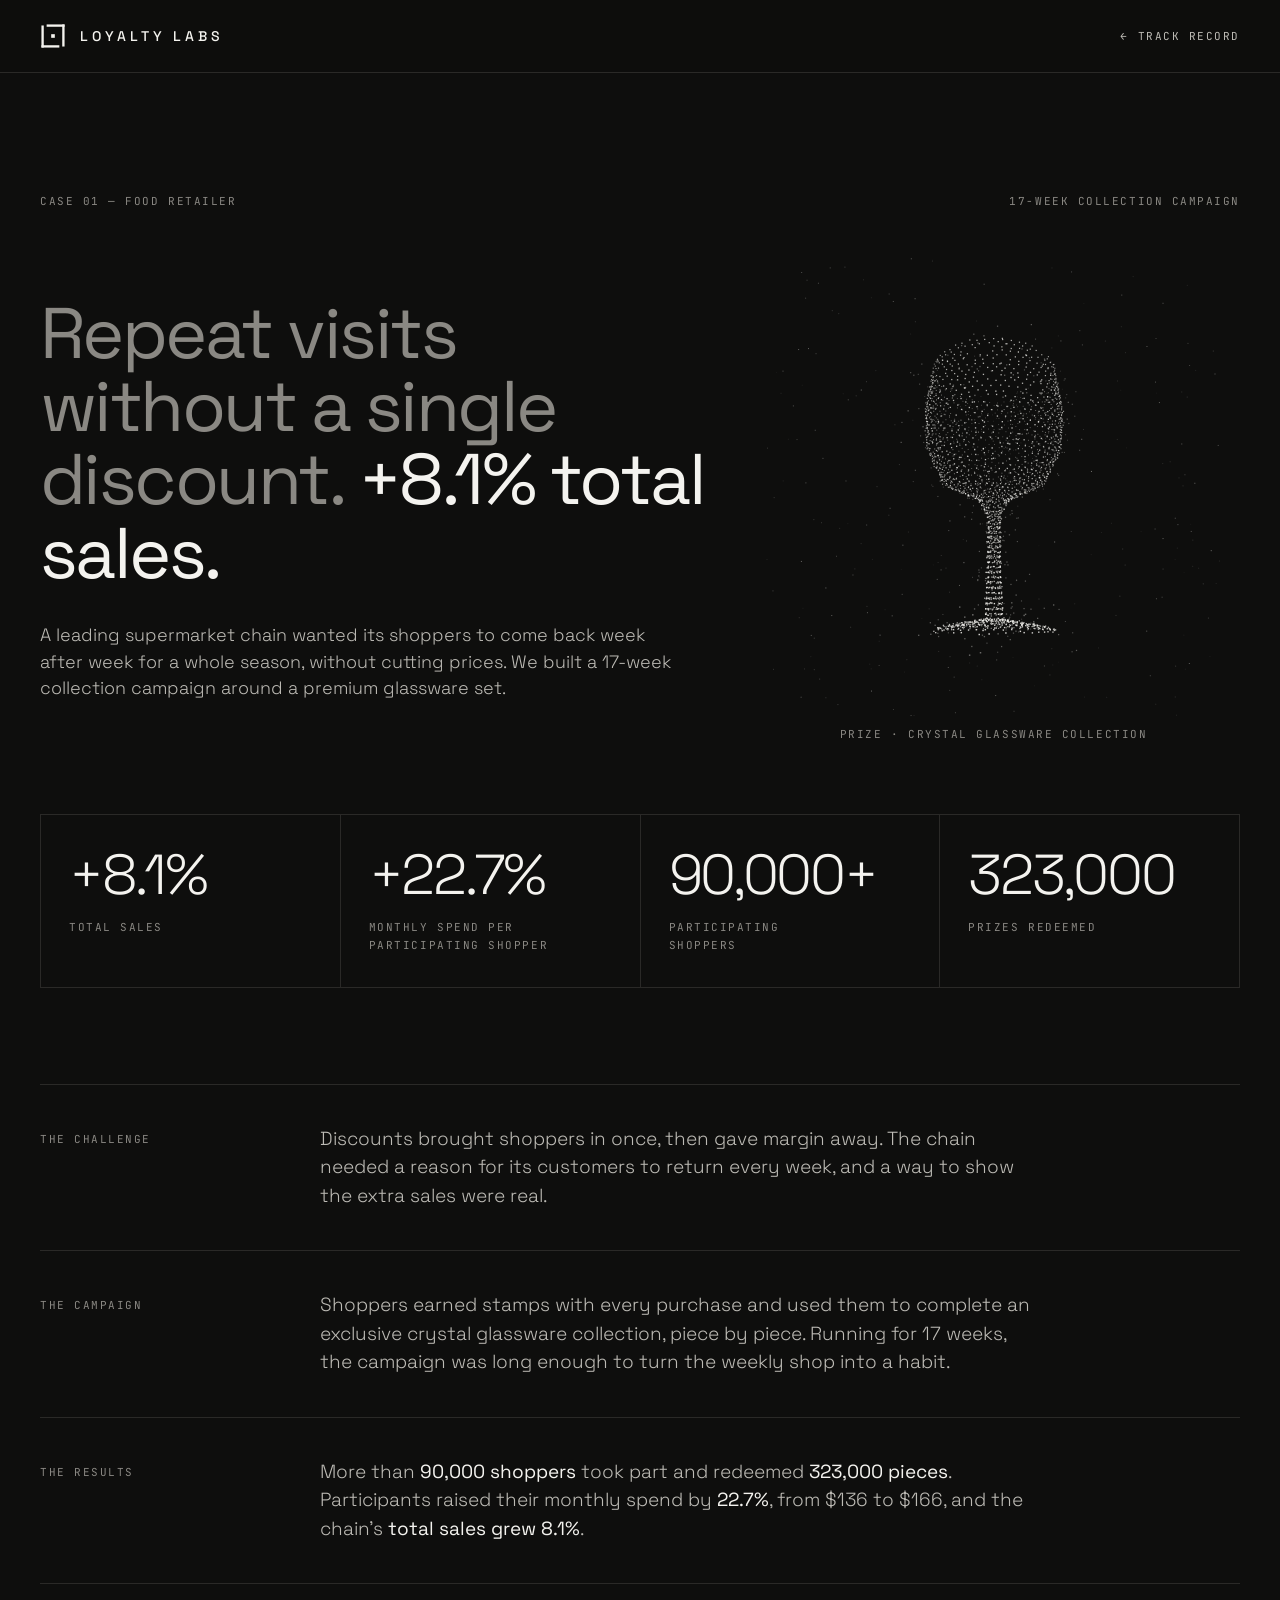
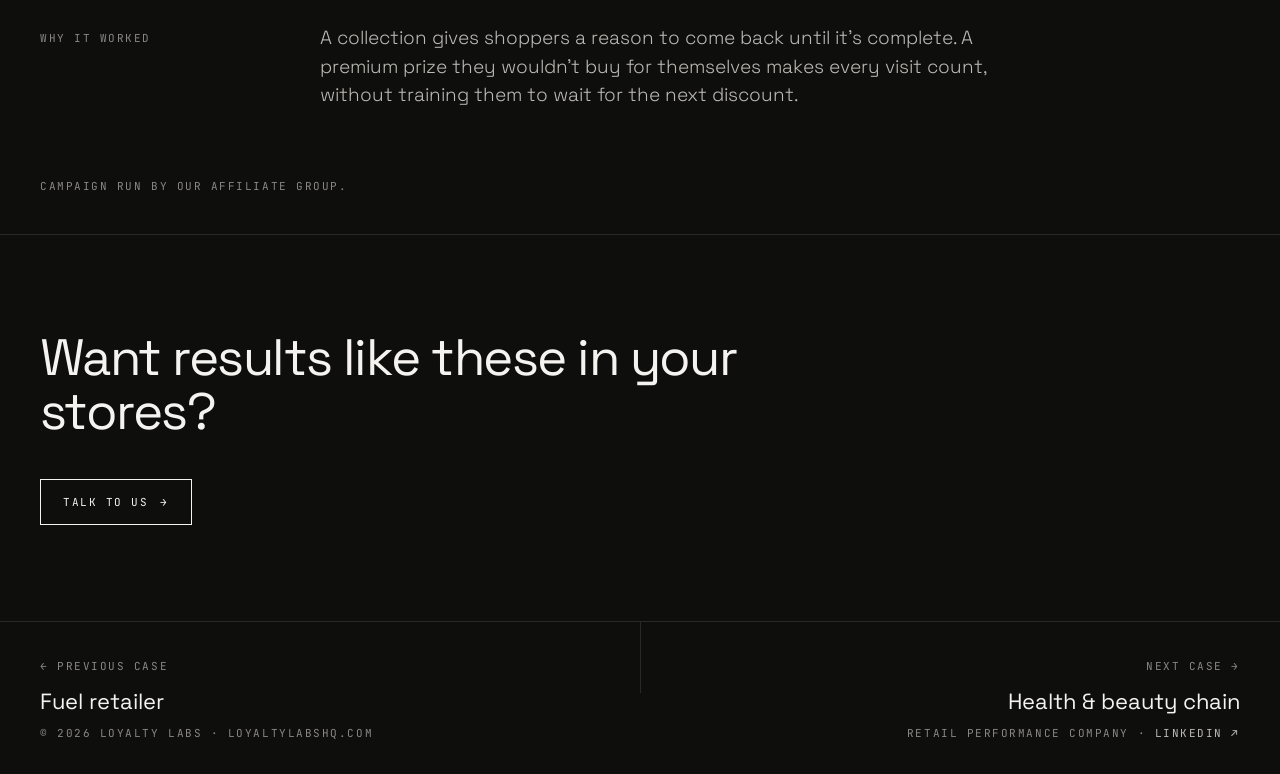
<file: cases/food-retailer/index.html>
<!DOCTYPE html>
<html lang="en">
<head>
<meta charset="UTF-8">
<meta name="viewport" content="width=device-width, initial-scale=1">
<title>Case 01 · Food retailer: +8.1% total sales | Loyalty Labs</title>
<meta name="description" content="How a leading supermarket chain grew total sales 8.1% with a 17-week collection campaign: 90,000+ shoppers, 323,000 prizes redeemed, +22.7% spend per participant.">
<link rel="canonical" href="https://loyaltylabshq.com/cases/food-retailer/">
<meta property="og:type" content="article">
<meta property="og:site_name" content="Loyalty Labs">
<meta property="og:title" content="Case 01 · Food retailer: +8.1% total sales — Loyalty Labs">
<meta property="og:description" content="How a leading supermarket chain grew total sales 8.1% with a 17-week collection campaign: 90,000+ shoppers, 323,000 prizes redeemed, +22.7% spend per participant.">
<meta property="og:url" content="https://loyaltylabshq.com/cases/food-retailer/">
<meta property="og:image" content="https://loyaltylabshq.com/assets/og-image.jpg">
<meta name="twitter:card" content="summary_large_image">
<link rel="icon" href="data:image/svg+xml,%3Csvg xmlns='http://www.w3.org/2000/svg' viewBox='0 0 600 600'%3E%3Crect width='600' height='600' fill='%230E0E0D'/%3E%3Cg fill='%23F4F3EF'%3E%3Crect x='33' y='57' width='54' height='510'/%3E%3Crect x='33' y='513' width='413' height='54'/%3E%3Crect x='153' y='33' width='414' height='54'/%3E%3Crect x='513' y='33' width='54' height='510'/%3E%3Crect x='258' y='258' width='84' height='84'/%3E%3C/g%3E%3C/svg%3E">
<link rel="apple-touch-icon" href="/assets/apple-touch-icon.png">
<link rel="preconnect" href="https://fonts.googleapis.com">
<link rel="preconnect" href="https://fonts.gstatic.com" crossorigin>
<link href="https://fonts.googleapis.com/css2?family=Space+Grotesk:wght@300;400;500&family=JetBrains+Mono:wght@400;500&display=swap" rel="stylesheet">
<link rel="stylesheet" href="/assets/case.css">
</head>
<body>
<header>
  <nav class="wrap">
    <a href="/" class="brand" aria-label="Loyalty Labs home"><svg viewBox="0 0 600 600" aria-hidden="true"><g fill="#F4F3EF"><rect x="33" y="57" width="54" height="510"/><rect x="33" y="513" width="413" height="54"/><rect x="153" y="33" width="414" height="54"/><rect x="513" y="33" width="54" height="510"/><rect x="258" y="258" width="84" height="84"/></g></svg> LOYALTY LABS</a>
    <a href="/#results" class="mono back">← Track record</a>
  </nav>
</header>
<main>
  <section class="case-hero">
    <div class="wrap">
      <div class="mono label"><span>Case 01 — Food retailer</span><span>17-week collection campaign</span></div>
      <div class="hero-grid">
        <div>
          <h1>Repeat visits without a single discount. <span class="hl">+8.1% total sales.</span></h1>
          <p class="lede">A leading supermarket chain wanted its shoppers to come back week after week for a whole season, without cutting prices. We built a 17-week collection campaign around a premium glassware set.</p>
        </div>
        <figure class="prize-fig">
          <canvas class="prize" data-shape="glass" aria-hidden="true"></canvas>
          <figcaption class="mono">Prize · Crystal glassware collection</figcaption>
        </figure>
      </div>
    </div>
  </section>
  <section>
    <div class="wrap"><div class="stats"><div class="stat"><div class="n">+8.1%</div><span class="mono">Total sales</span></div><div class="stat"><div class="n">+22.7%</div><span class="mono">Monthly spend per<br>participating shopper</span></div><div class="stat"><div class="n">90,000+</div><span class="mono">Participating<br>shoppers</span></div><div class="stat"><div class="n">323,000</div><span class="mono">Prizes redeemed</span></div></div></div>
  </section>
  <section class="story">
    <div class="wrap"><div class="block"><span class="mono">The challenge</span><div><p>Discounts brought shoppers in once, then gave margin away. The chain needed a reason for its customers to return every week, and a way to show the extra sales were real.</p></div></div><div class="block"><span class="mono">The campaign</span><div><p>Shoppers earned stamps with every purchase and used them to complete an exclusive crystal glassware collection, piece by piece. Running for 17 weeks, the campaign was long enough to turn the weekly shop into a habit.</p></div></div><div class="block"><span class="mono">The results</span><div><p>More than <b>90,000 shoppers</b> took part and redeemed <b>323,000 pieces</b>. Participants raised their monthly spend by <b>22.7%</b>, from $136 to $166, and the chain’s <b>total sales grew 8.1%</b>.</p></div></div><div class="block"><span class="mono">Why it worked</span><div><p>A collection gives shoppers a reason to come back until it’s complete. A premium prize they wouldn’t buy for themselves makes every visit count, without training them to wait for the next discount.</p></div></div>
      <p class="mono note">Campaign run by our affiliate group.</p>
    </div>
  </section>
  <section class="cta">
    <div class="wrap">
      <h2>Want results like these in your stores?</h2>
      <a href="mailto:support@loyaltylabshq.com" class="btn mono">Talk to us <span>→</span></a>
    </div>
  </section>
  <nav class="next" aria-label="More cases">
    <a href="/cases/fuel-retailer/"><span class="mono">← Previous case</span><span class="t">Fuel retailer</span></a>
    <a href="/cases/health-beauty/"><span class="mono">Next case →</span><span class="t">Health & beauty chain</span></a>
  </nav>
</main>
<footer>
  <div class="wrap mono"><span>© 2026 Loyalty Labs · loyaltylabshq.com</span><span>Retail performance company · <a href="https://www.linkedin.com/company/loyalty-labs-hq/" target="_blank" rel="noopener">LinkedIn ↗</a></span></div>
</footer>
<script src="/assets/case-dots.js" defer></script>
</body>
</html>
</file>
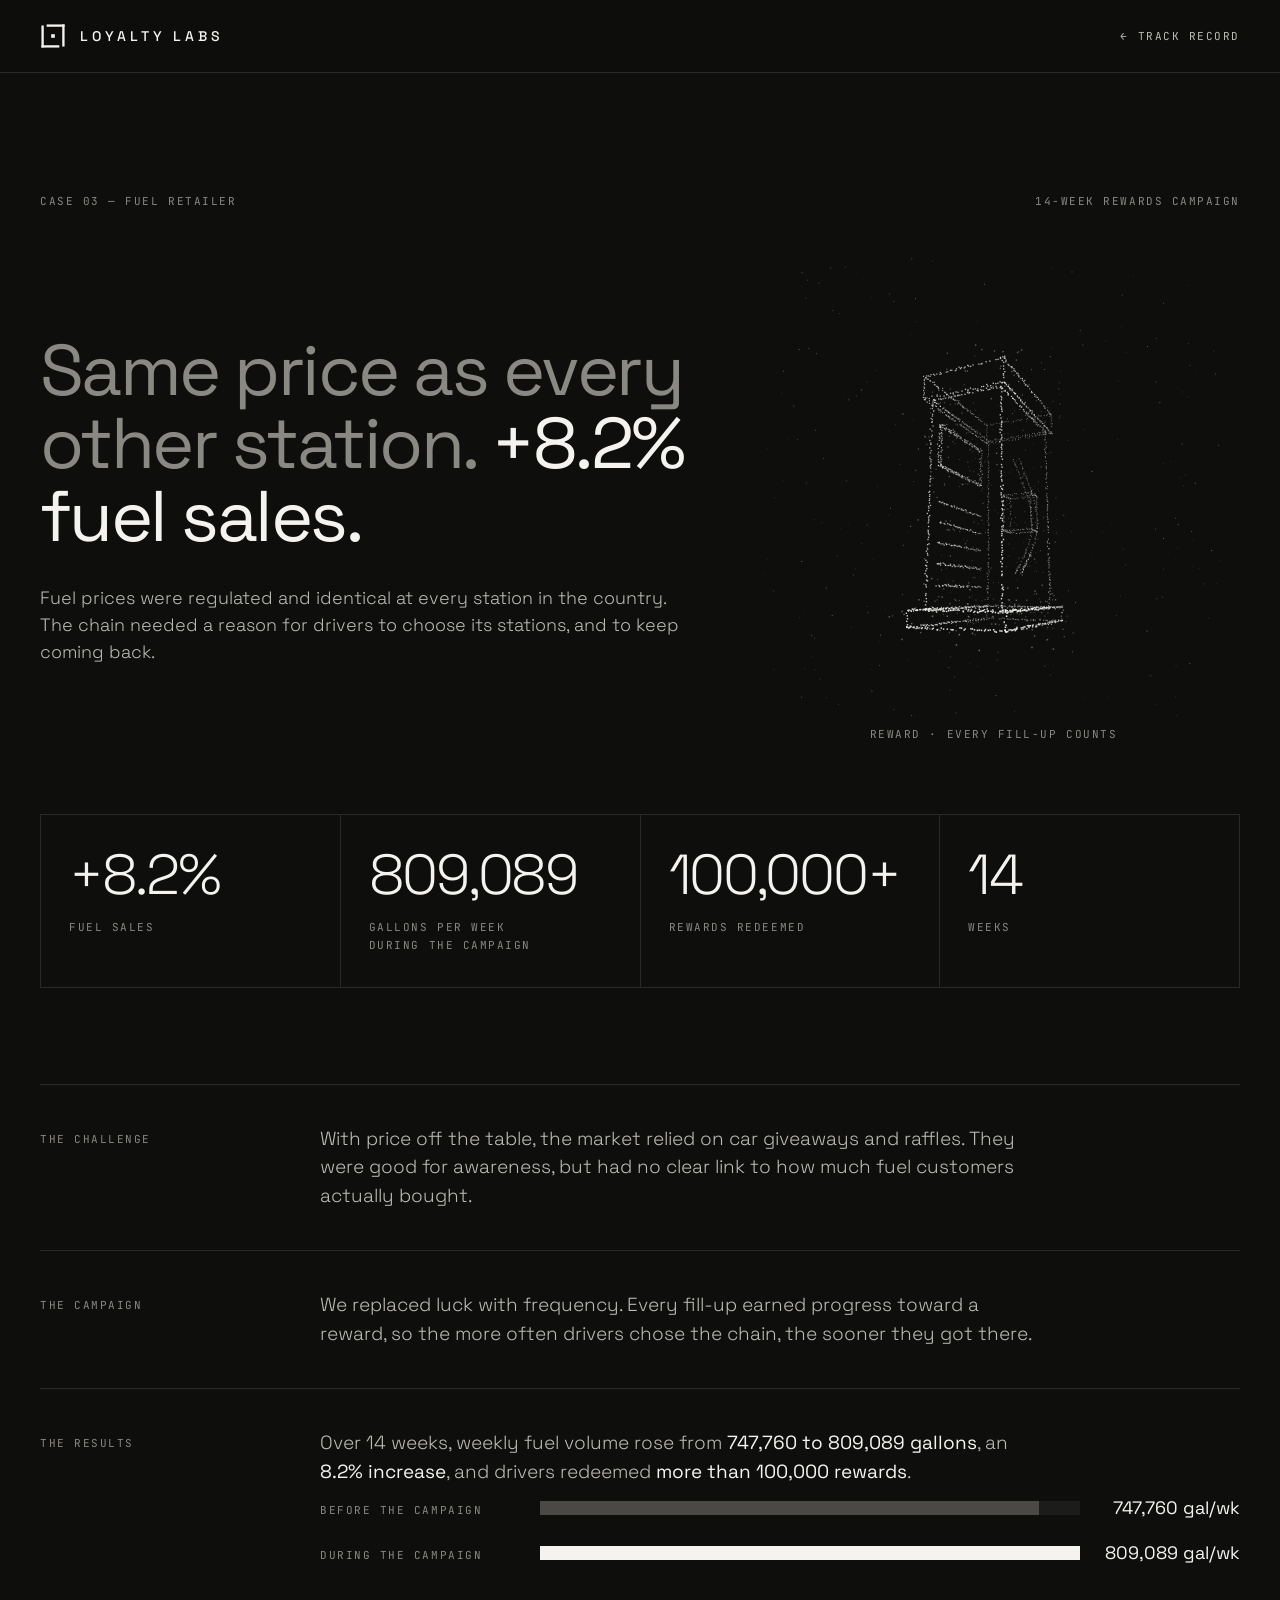
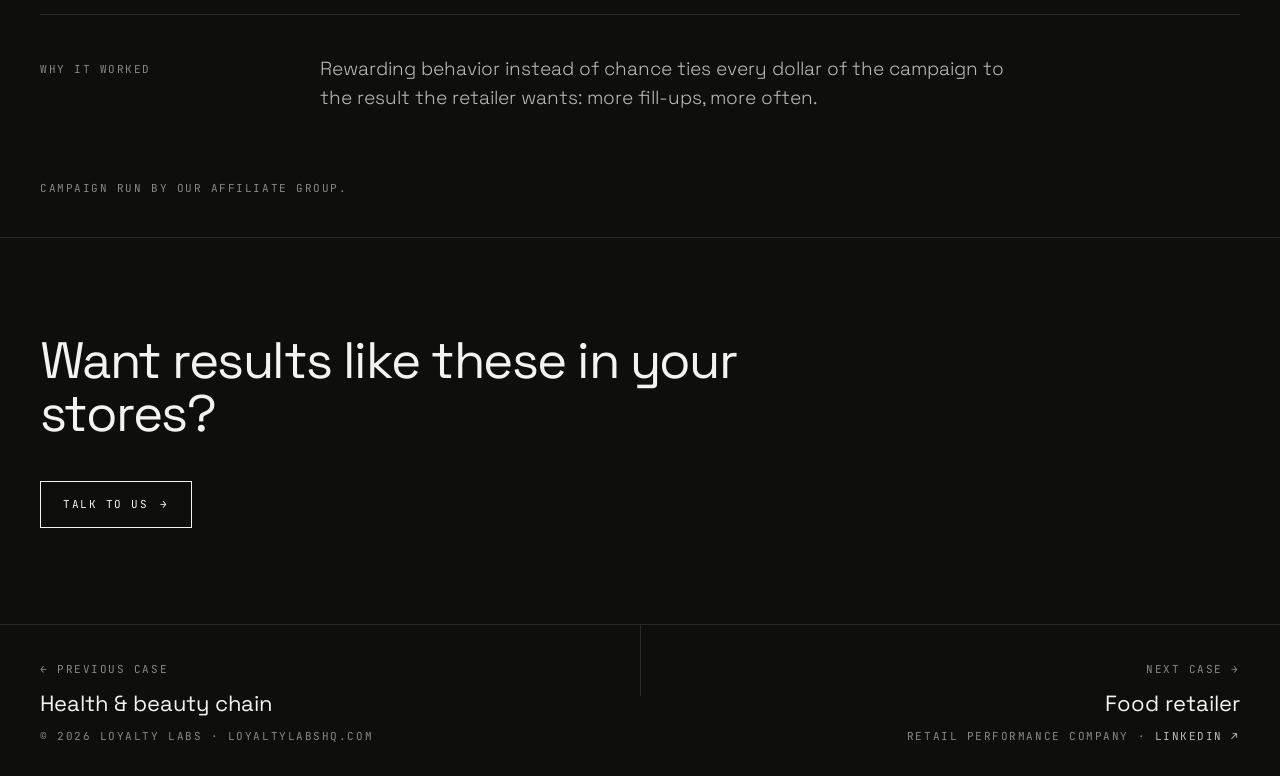
<file: cases/fuel-retailer/index.html>
<!DOCTYPE html>
<html lang="en">
<head>
<meta charset="UTF-8">
<meta name="viewport" content="width=device-width, initial-scale=1">
<title>Case 03 · Fuel retailer: +8.2% fuel sales | Loyalty Labs</title>
<meta name="description" content="How a fuel retailer with regulated prices grew weekly fuel volume 8.2% (747,760 to 809,089 gallons) with a 14-week rewards campaign: 100,000+ rewards redeemed.">
<link rel="canonical" href="https://loyaltylabshq.com/cases/fuel-retailer/">
<meta property="og:type" content="article">
<meta property="og:site_name" content="Loyalty Labs">
<meta property="og:title" content="Case 03 · Fuel retailer: +8.2% fuel sales — Loyalty Labs">
<meta property="og:description" content="How a fuel retailer with regulated prices grew weekly fuel volume 8.2% (747,760 to 809,089 gallons) with a 14-week rewards campaign: 100,000+ rewards redeemed.">
<meta property="og:url" content="https://loyaltylabshq.com/cases/fuel-retailer/">
<meta property="og:image" content="https://loyaltylabshq.com/assets/og-image.jpg">
<meta name="twitter:card" content="summary_large_image">
<link rel="icon" href="data:image/svg+xml,%3Csvg xmlns='http://www.w3.org/2000/svg' viewBox='0 0 600 600'%3E%3Crect width='600' height='600' fill='%230E0E0D'/%3E%3Cg fill='%23F4F3EF'%3E%3Crect x='33' y='57' width='54' height='510'/%3E%3Crect x='33' y='513' width='413' height='54'/%3E%3Crect x='153' y='33' width='414' height='54'/%3E%3Crect x='513' y='33' width='54' height='510'/%3E%3Crect x='258' y='258' width='84' height='84'/%3E%3C/g%3E%3C/svg%3E">
<link rel="apple-touch-icon" href="/assets/apple-touch-icon.png">
<link rel="preconnect" href="https://fonts.googleapis.com">
<link rel="preconnect" href="https://fonts.gstatic.com" crossorigin>
<link href="https://fonts.googleapis.com/css2?family=Space+Grotesk:wght@300;400;500&family=JetBrains+Mono:wght@400;500&display=swap" rel="stylesheet">
<link rel="stylesheet" href="/assets/case.css">
</head>
<body>
<header>
  <nav class="wrap">
    <a href="/" class="brand" aria-label="Loyalty Labs home"><svg viewBox="0 0 600 600" aria-hidden="true"><g fill="#F4F3EF"><rect x="33" y="57" width="54" height="510"/><rect x="33" y="513" width="413" height="54"/><rect x="153" y="33" width="414" height="54"/><rect x="513" y="33" width="54" height="510"/><rect x="258" y="258" width="84" height="84"/></g></svg> LOYALTY LABS</a>
    <a href="/#results" class="mono back">← Track record</a>
  </nav>
</header>
<main>
  <section class="case-hero">
    <div class="wrap">
      <div class="mono label"><span>Case 03 — Fuel retailer</span><span>14-week rewards campaign</span></div>
      <div class="hero-grid">
        <div>
          <h1>Same price as every other station. <span class="hl">+8.2% fuel sales.</span></h1>
          <p class="lede">Fuel prices were regulated and identical at every station in the country. The chain needed a reason for drivers to choose its stations, and to keep coming back.</p>
        </div>
        <figure class="prize-fig">
          <canvas class="prize" data-shape="pump" aria-hidden="true"></canvas>
          <figcaption class="mono">Reward · Every fill-up counts</figcaption>
        </figure>
      </div>
    </div>
  </section>
  <section>
    <div class="wrap"><div class="stats"><div class="stat"><div class="n">+8.2%</div><span class="mono">Fuel sales</span></div><div class="stat"><div class="n">809,089</div><span class="mono">Gallons per week<br>during the campaign</span></div><div class="stat"><div class="n">100,000+</div><span class="mono">Rewards redeemed</span></div><div class="stat"><div class="n">14</div><span class="mono">Weeks</span></div></div></div>
  </section>
  <section class="story">
    <div class="wrap"><div class="block"><span class="mono">The challenge</span><div><p>With price off the table, the market relied on car giveaways and raffles. They were good for awareness, but had no clear link to how much fuel customers actually bought.</p></div></div><div class="block"><span class="mono">The campaign</span><div><p>We replaced luck with frequency. Every fill-up earned progress toward a reward, so the more often drivers chose the chain, the sooner they got there.</p></div></div><div class="block"><span class="mono">The results</span><div><p>Over 14 weeks, weekly fuel volume rose from <b>747,760 to 809,089 gallons</b>, an <b>8.2% increase</b>, and drivers redeemed <b>more than 100,000 rewards</b>.</p><div class="compare" role="img" aria-label="Weekly fuel volume rose from 747,760 gallons before the campaign to 809,089 gallons during it.">
  <div class="row"><span class="mono">Before the campaign</span><div class="track"><div class="fill pre" style="width:92.4%"></div></div><span class="v">747,760 gal/wk</span></div>
  <div class="row"><span class="mono">During the campaign</span><div class="track"><div class="fill" style="width:100%"></div></div><span class="v">809,089 gal/wk</span></div>
</div></div></div><div class="block"><span class="mono">Why it worked</span><div><p>Rewarding behavior instead of chance ties every dollar of the campaign to the result the retailer wants: more fill-ups, more often.</p></div></div>
      <p class="mono note">Campaign run by our affiliate group.</p>
    </div>
  </section>
  <section class="cta">
    <div class="wrap">
      <h2>Want results like these in your stores?</h2>
      <a href="mailto:support@loyaltylabshq.com" class="btn mono">Talk to us <span>→</span></a>
    </div>
  </section>
  <nav class="next" aria-label="More cases">
    <a href="/cases/health-beauty/"><span class="mono">← Previous case</span><span class="t">Health & beauty chain</span></a>
    <a href="/cases/food-retailer/"><span class="mono">Next case →</span><span class="t">Food retailer</span></a>
  </nav>
</main>
<footer>
  <div class="wrap mono"><span>© 2026 Loyalty Labs · loyaltylabshq.com</span><span>Retail performance company · <a href="https://www.linkedin.com/company/loyalty-labs-hq/" target="_blank" rel="noopener">LinkedIn ↗</a></span></div>
</footer>
<script src="/assets/case-dots.js" defer></script>
</body>
</html>
</file>
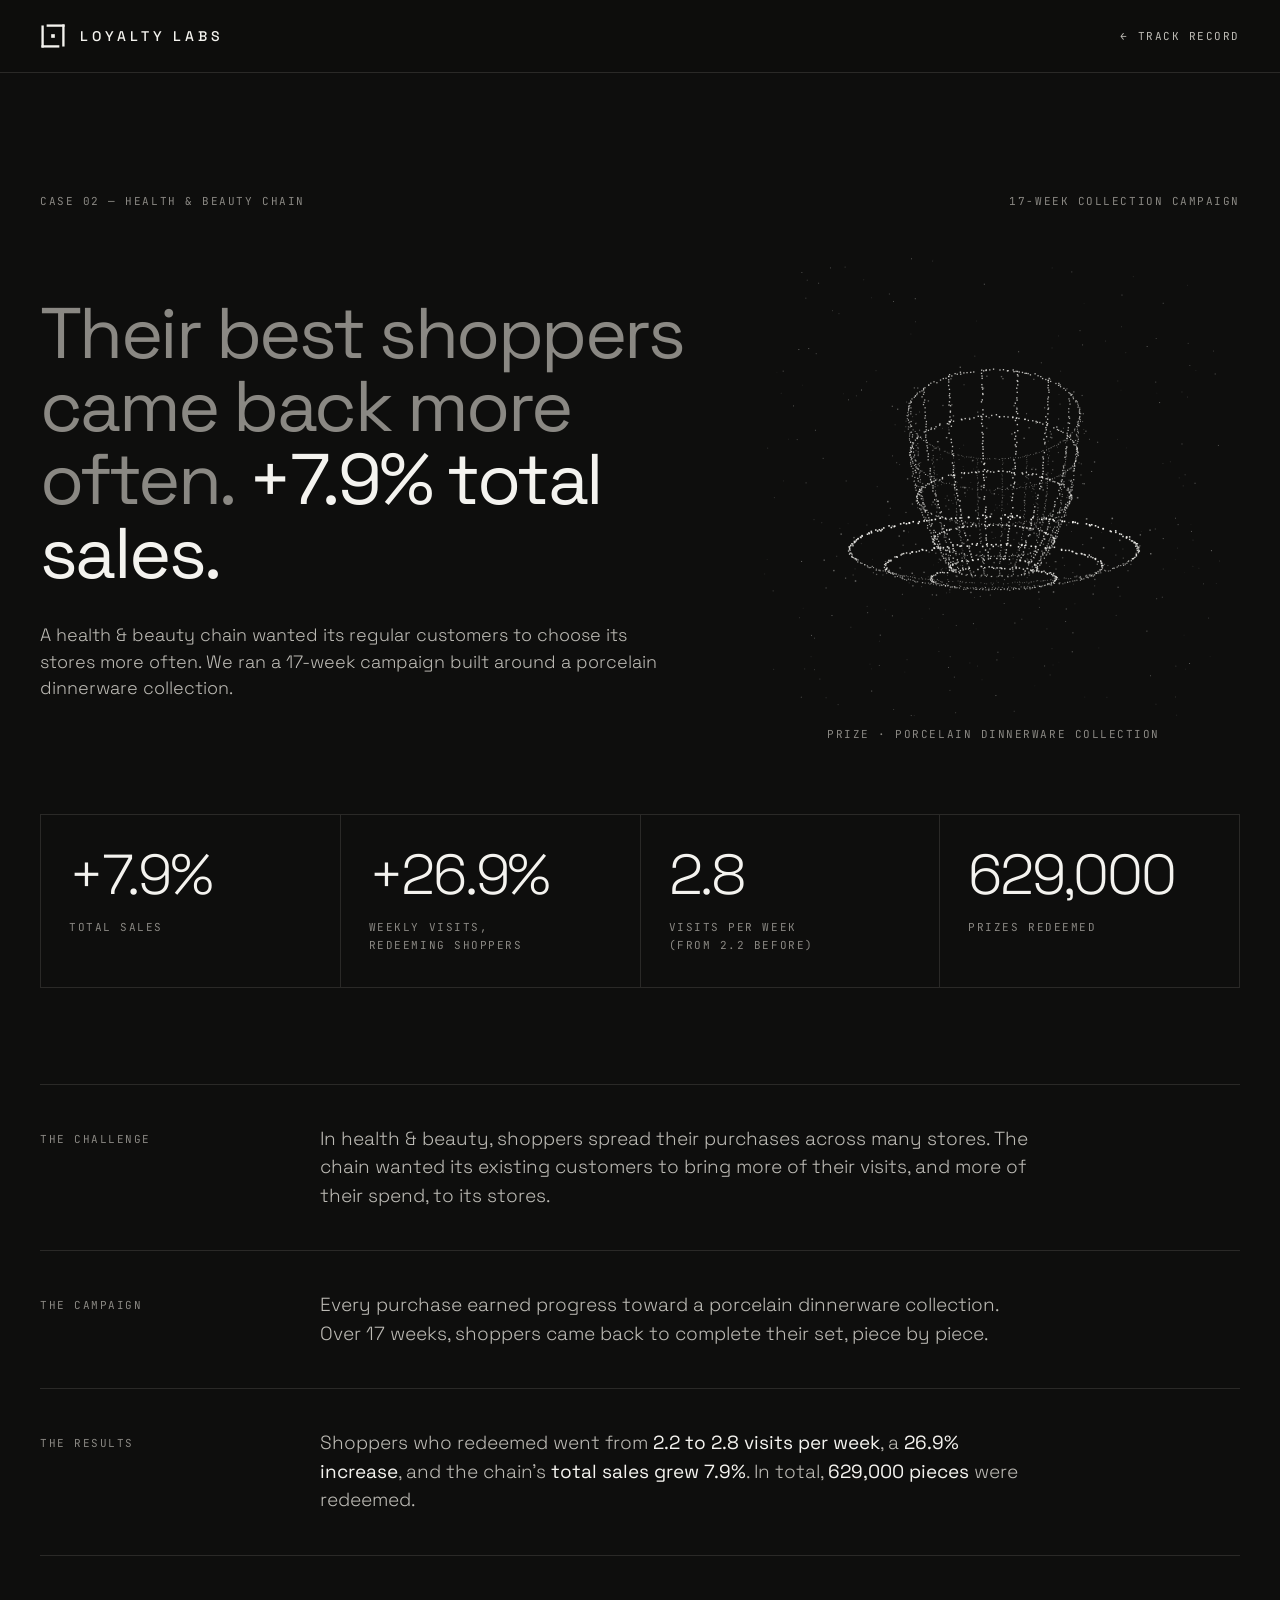
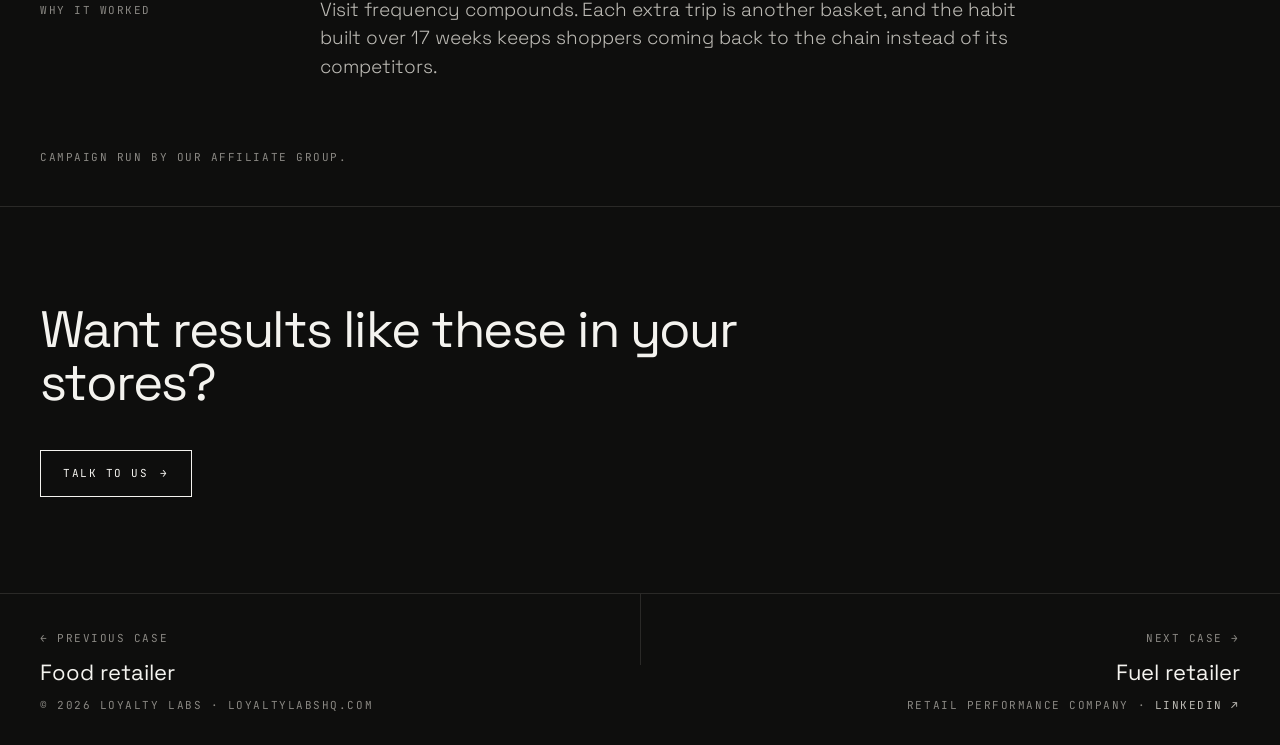
<file: cases/health-beauty/index.html>
<!DOCTYPE html>
<html lang="en">
<head>
<meta charset="UTF-8">
<meta name="viewport" content="width=device-width, initial-scale=1">
<title>Case 02 · Health & beauty chain: +7.9% total sales | Loyalty Labs</title>
<meta name="description" content="How a health & beauty chain grew total sales 7.9% and lifted weekly visits of redeeming shoppers 26.9% (2.2 to 2.8) with a 17-week porcelain collection campaign: 629,000 prizes redeemed.">
<link rel="canonical" href="https://loyaltylabshq.com/cases/health-beauty/">
<meta property="og:type" content="article">
<meta property="og:site_name" content="Loyalty Labs">
<meta property="og:title" content="Case 02 · Health & beauty chain: +7.9% total sales — Loyalty Labs">
<meta property="og:description" content="How a health & beauty chain grew total sales 7.9% and lifted weekly visits of redeeming shoppers 26.9% (2.2 to 2.8) with a 17-week porcelain collection campaign: 629,000 prizes redeemed.">
<meta property="og:url" content="https://loyaltylabshq.com/cases/health-beauty/">
<meta property="og:image" content="https://loyaltylabshq.com/assets/og-image.jpg">
<meta name="twitter:card" content="summary_large_image">
<link rel="icon" href="data:image/svg+xml,%3Csvg xmlns='http://www.w3.org/2000/svg' viewBox='0 0 600 600'%3E%3Crect width='600' height='600' fill='%230E0E0D'/%3E%3Cg fill='%23F4F3EF'%3E%3Crect x='33' y='57' width='54' height='510'/%3E%3Crect x='33' y='513' width='413' height='54'/%3E%3Crect x='153' y='33' width='414' height='54'/%3E%3Crect x='513' y='33' width='54' height='510'/%3E%3Crect x='258' y='258' width='84' height='84'/%3E%3C/g%3E%3C/svg%3E">
<link rel="apple-touch-icon" href="/assets/apple-touch-icon.png">
<link rel="preconnect" href="https://fonts.googleapis.com">
<link rel="preconnect" href="https://fonts.gstatic.com" crossorigin>
<link href="https://fonts.googleapis.com/css2?family=Space+Grotesk:wght@300;400;500&family=JetBrains+Mono:wght@400;500&display=swap" rel="stylesheet">
<link rel="stylesheet" href="/assets/case.css">
</head>
<body>
<header>
  <nav class="wrap">
    <a href="/" class="brand" aria-label="Loyalty Labs home"><svg viewBox="0 0 600 600" aria-hidden="true"><g fill="#F4F3EF"><rect x="33" y="57" width="54" height="510"/><rect x="33" y="513" width="413" height="54"/><rect x="153" y="33" width="414" height="54"/><rect x="513" y="33" width="54" height="510"/><rect x="258" y="258" width="84" height="84"/></g></svg> LOYALTY LABS</a>
    <a href="/#results" class="mono back">← Track record</a>
  </nav>
</header>
<main>
  <section class="case-hero">
    <div class="wrap">
      <div class="mono label"><span>Case 02 — Health & beauty chain</span><span>17-week collection campaign</span></div>
      <div class="hero-grid">
        <div>
          <h1>Their best shoppers came back more often. <span class="hl">+7.9% total sales.</span></h1>
          <p class="lede">A health &amp; beauty chain wanted its regular customers to choose its stores more often. We ran a 17-week campaign built around a porcelain dinnerware collection.</p>
        </div>
        <figure class="prize-fig">
          <canvas class="prize" data-shape="porcelain" aria-hidden="true"></canvas>
          <figcaption class="mono">Prize · Porcelain dinnerware collection</figcaption>
        </figure>
      </div>
    </div>
  </section>
  <section>
    <div class="wrap"><div class="stats"><div class="stat"><div class="n">+7.9%</div><span class="mono">Total sales</span></div><div class="stat"><div class="n">+26.9%</div><span class="mono">Weekly visits,<br>redeeming shoppers</span></div><div class="stat"><div class="n">2.8</div><span class="mono">Visits per week<br>(from 2.2 before)</span></div><div class="stat"><div class="n">629,000</div><span class="mono">Prizes redeemed</span></div></div></div>
  </section>
  <section class="story">
    <div class="wrap"><div class="block"><span class="mono">The challenge</span><div><p>In health &amp; beauty, shoppers spread their purchases across many stores. The chain wanted its existing customers to bring more of their visits, and more of their spend, to its stores.</p></div></div><div class="block"><span class="mono">The campaign</span><div><p>Every purchase earned progress toward a porcelain dinnerware collection. Over 17 weeks, shoppers came back to complete their set, piece by piece.</p></div></div><div class="block"><span class="mono">The results</span><div><p>Shoppers who redeemed went from <b>2.2 to 2.8 visits per week</b>, a <b>26.9% increase</b>, and the chain’s <b>total sales grew 7.9%</b>. In total, <b>629,000 pieces</b> were redeemed.</p></div></div><div class="block"><span class="mono">Why it worked</span><div><p>Visit frequency compounds. Each extra trip is another basket, and the habit built over 17 weeks keeps shoppers coming back to the chain instead of its competitors.</p></div></div>
      <p class="mono note">Campaign run by our affiliate group.</p>
    </div>
  </section>
  <section class="cta">
    <div class="wrap">
      <h2>Want results like these in your stores?</h2>
      <a href="mailto:support@loyaltylabshq.com" class="btn mono">Talk to us <span>→</span></a>
    </div>
  </section>
  <nav class="next" aria-label="More cases">
    <a href="/cases/food-retailer/"><span class="mono">← Previous case</span><span class="t">Food retailer</span></a>
    <a href="/cases/fuel-retailer/"><span class="mono">Next case →</span><span class="t">Fuel retailer</span></a>
  </nav>
</main>
<footer>
  <div class="wrap mono"><span>© 2026 Loyalty Labs · loyaltylabshq.com</span><span>Retail performance company · <a href="https://www.linkedin.com/company/loyalty-labs-hq/" target="_blank" rel="noopener">LinkedIn ↗</a></span></div>
</footer>
<script src="/assets/case-dots.js" defer></script>
</body>
</html>
</file>
<file: assets/case.css>
/* Case study pages — shares the home page's palette and type */
:root {
  --bg: #0e0e0d;
  --fg: #f4f3ef;
  --fg-2: #bdbbb5;
  --muted: #8a8883;
  --line: #2a2927;
  --max: 1280px;
}
* { box-sizing: border-box; margin: 0; padding: 0; }
html { scroll-behavior: smooth; }
body { background: var(--bg); color: var(--fg); font-family: "Space Grotesk", system-ui, sans-serif; -webkit-font-smoothing: antialiased; line-height: 1.5; }
a { color: inherit; text-decoration: none; }
.wrap { max-width: var(--max); margin: 0 auto; padding: 0 40px; }
.mono { font-family: "JetBrains Mono", ui-monospace, monospace; font-size: 11px; letter-spacing: .14em; text-transform: uppercase; }

header { position: sticky; top: 0; z-index: 10; background: rgba(14,14,13,.9); backdrop-filter: blur(10px); border-bottom: 1px solid var(--line); }
nav { height: 72px; display: flex; align-items: center; justify-content: space-between; }
.brand { display: flex; align-items: center; gap: 14px; font-weight: 500; letter-spacing: .28em; font-size: 14px; }
.brand svg { width: 26px; height: 26px; }
.back { color: var(--fg-2); transition: color .2s; }
.back:hover { color: var(--fg); }
.btn { display: inline-flex; align-items: center; gap: 12px; border: 1px solid var(--fg); padding: 14px 22px; transition: background .2s, color .2s; }
.btn:hover { background: var(--fg); color: var(--bg); }

/* Hero */
.case-hero { padding: 120px 0 72px; }
.case-hero .label { display: flex; justify-content: space-between; color: var(--muted); margin-bottom: 48px; }
.case-hero h1 { font-weight: 400; font-size: clamp(40px, 5.6vw, 80px); letter-spacing: -.035em; line-height: 1.02; max-width: 13em; color: var(--muted); }
.case-hero h1 .hl { color: var(--fg); }
.case-hero .lede { color: var(--fg-2); font-weight: 300; font-size: clamp(17px, 1.4vw, 20px); max-width: 640px; margin-top: 32px; }

.hero-grid { display: grid; grid-template-columns: 1.15fr .85fr; gap: 40px; align-items: center; }
.prize-fig { margin: 0; text-align: center; }
.prize { width: 100%; aspect-ratio: 1; display: block; max-width: 460px; margin: 0 auto; }
.prize-fig figcaption { color: var(--muted); margin-top: 8px; }

/* Key numbers */
.stats { display: grid; grid-template-columns: repeat(4, 1fr); gap: 1px; background: var(--line); border: 1px solid var(--line); }
.stat { background: var(--bg); padding: 32px 28px; }
.stat .n { font-size: clamp(40px, 4.4vw, 64px); font-weight: 300; letter-spacing: -.04em; line-height: 1; }
.stat .mono { color: var(--muted); display: block; margin-top: 16px; line-height: 1.6; }

/* Story */
.story { padding: 96px 0 40px; }
.block { display: grid; grid-template-columns: 240px 1fr; gap: 40px; padding: 40px 0; border-top: 1px solid var(--line); }
.block .mono { color: var(--muted); padding-top: 6px; }
.block p { font-size: 19px; font-weight: 300; color: var(--fg-2); max-width: 720px; }
.block p + p { margin-top: 16px; }
.block p b { color: var(--fg); font-weight: 400; }

/* Comparison (before / during) */
.compare { display: grid; gap: 18px; padding: 8px 0; }
.compare .row { display: grid; grid-template-columns: 200px 1fr 140px; gap: 20px; align-items: center; }
.compare .track { height: 14px; background: #1c1c1a; }
.compare .fill { height: 100%; background: var(--fg); }
.compare .fill.pre { background: #4a4946; }
.compare .v { text-align: right; font-size: 18px; }

/* Footer CTA + next case */
.cta { border-top: 1px solid var(--line); padding: 96px 0; }
.cta h2 { font-weight: 400; font-size: clamp(32px, 4vw, 56px); letter-spacing: -.03em; line-height: 1.05; max-width: 14em; margin-bottom: 40px; }
.next { display: grid; grid-template-columns: repeat(2, 1fr); gap: 1px; background: var(--line); border-top: 1px solid var(--line); border-bottom: 1px solid var(--line); }
.next a { background: var(--bg); padding: 36px 40px; display: block; transition: background .2s; }
.next a:hover { background: #151514; }
.next a:last-child { text-align: right; }
.next .mono { color: var(--muted); display: block; margin-bottom: 10px; }
.next .t { font-size: 22px; }
.note { color: var(--muted); padding: 28px 0 0; }
footer { padding: 32px 0; color: var(--muted); }
footer .wrap { display: flex; justify-content: space-between; gap: 20px; flex-wrap: wrap; }
footer a { color: var(--fg-2); }

@media (max-width: 900px) {
  .wrap { padding: 0 20px; }
  .case-hero { padding: 72px 0 48px; }
  .hero-grid { grid-template-columns: 1fr; gap: 24px; }
  .prize { max-width: 300px; }
  .stats { grid-template-columns: repeat(2, minmax(0, 1fr)); }
  .stat { padding: 24px 18px; }
  .stat .n { font-size: clamp(28px, 9vw, 40px); }
  .block { grid-template-columns: 1fr; gap: 12px; }
  .block p { font-size: 17px; }
  .compare .row { grid-template-columns: 1fr; gap: 8px; }
  .compare .v { text-align: left; }
  .next { grid-template-columns: 1fr; }
  .next a, .next a:last-child { padding: 28px 20px; text-align: left; }
}
</file>
